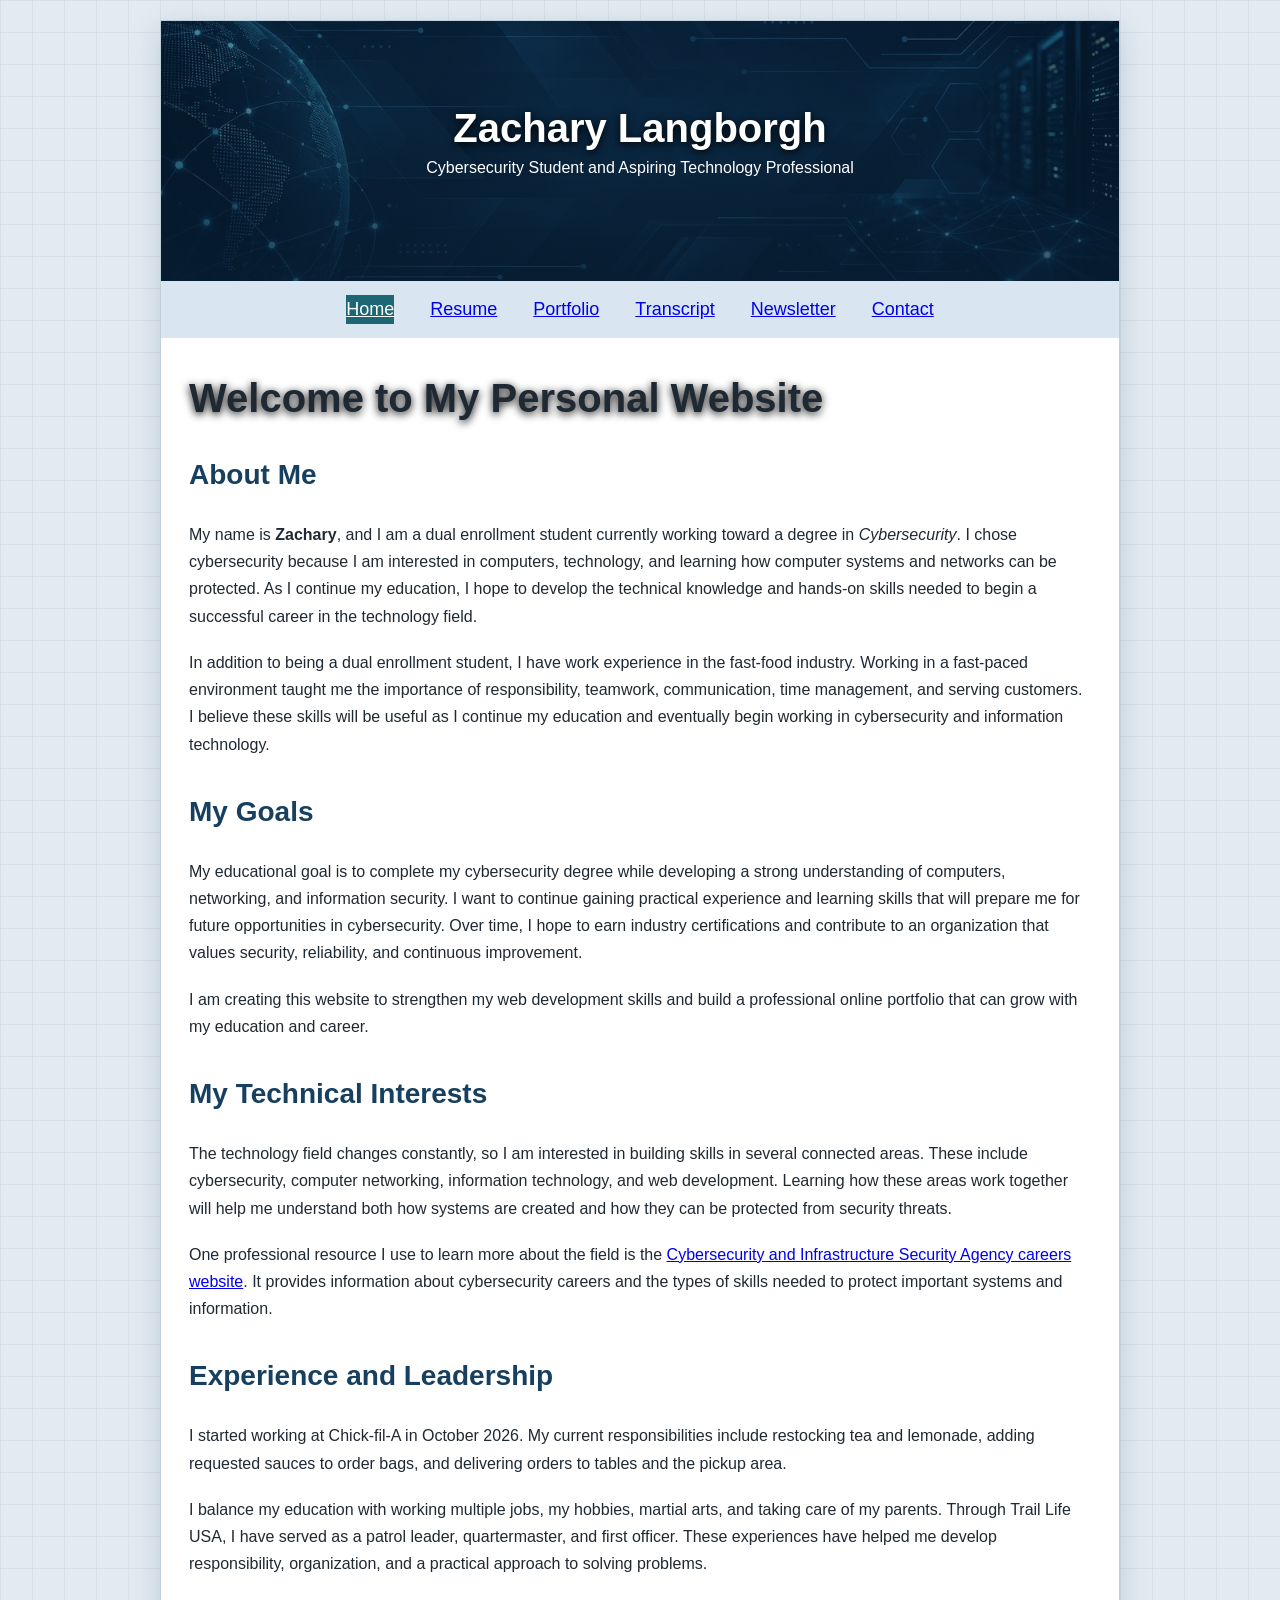
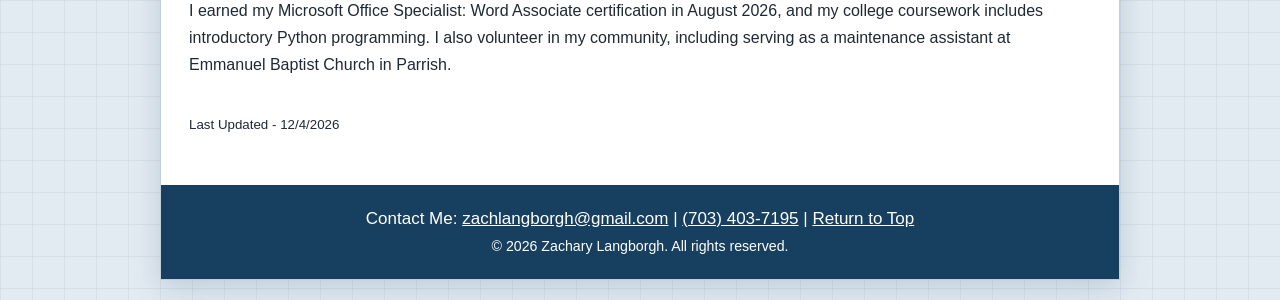
<file: index.html>
<!doctype html>
<html lang="en">
<head>
<meta charset="utf-8">
<meta name="viewport" content="width=device-width, initial-scale=1.0">
<meta name="author" content="Zachary Langborgh">
<meta name="description" content="Explore Zachary Langborgh’s cybersecurity education, work experience, leadership, and career goals.">
<title>Home | Zachary Langborgh</title>
<link href="zachary-portfolio.css" rel="stylesheet" type="text/css">
</head>
<body id="top">
<div id="wrapper">
<header><p class="site-name">Zachary Langborgh</p><p>Cybersecurity Student and Aspiring Technology Professional</p></header>
<nav aria-label="Main navigation">
<ul>
<li><a href="index.html" class="selected" aria-current="page">Home</a></li>
<li><a href="resume.html">Resume</a></li>
<li><a href="portfolio.htm">Portfolio</a></li>
<li><a href="transcript.htm">Transcript</a></li>
<li><a href="newsletter.htm">Newsletter</a></li>
<li><a href="contact.htm">Contact</a></li>
</ul>
</nav>
<main>
<h1>Welcome to My Personal Website</h1>

        <section>
            <h2 id="about">About Me</h2>

            <p>
                My name is <b>Zachary</b>, and I am a dual enrollment student currently working toward a degree in
                <i>Cybersecurity</i>. I chose cybersecurity because I am interested in computers, technology, and
                learning how computer systems and networks can be protected. As I continue my education, I hope to
                develop the technical knowledge and hands-on skills needed to begin a successful career in the
                technology field.
            </p>

            <p>
                In addition to being a dual enrollment student, I have work experience in the fast-food industry.
                Working in a fast-paced environment taught me the importance of responsibility, teamwork,
                communication, time management, and serving customers. I believe these skills will be useful
                as I continue my education and eventually begin working in cybersecurity and information technology.
            </p>
        </section>

        <section>
            <h2 id="goals">My Goals</h2>

            <p>
                My educational goal is to complete my cybersecurity degree while developing a strong understanding
                of computers, networking, and information security. I want to continue gaining practical experience
                and learning skills that will prepare me for future opportunities in cybersecurity. Over time, I hope
                to earn industry certifications and contribute to an organization that values security, reliability,
                and continuous improvement.
            </p>

            <p>
                I am creating this website to strengthen my web development skills and build a
                <span>professional online portfolio</span> that can grow with my education and career.
            </p>
        </section>

        <section>
            <h2 id="interests">My Technical Interests</h2>

            <p>
                The technology field changes constantly, so I am interested in building skills in several connected
                areas. These include cybersecurity, computer networking, information technology, and web development.
                Learning how these areas work together will help me understand both how systems are created and how
                they can be protected from security threats.
            </p>

            <p>
                One professional resource I use to learn more about the field is the
                <a href="https://www.cisa.gov/careers" target="_blank" rel="noopener noreferrer">Cybersecurity and Infrastructure Security Agency careers website</a>.
                It provides information about cybersecurity careers and the types of skills needed to protect important
                systems and information.
            </p>
        </section>
        <section aria-labelledby="experience">
            <h2 id="experience">Experience and Leadership</h2>
            <p>I started working at Chick-fil-A in October 2026. My current responsibilities include restocking tea and lemonade, adding requested sauces to order bags, and delivering orders to tables and the pickup area.</p>
            <p>I balance my education with working multiple jobs, my hobbies, martial arts, and taking care of my parents. Through Trail Life USA, I have served as a patrol leader, quartermaster, and first officer. These experiences have helped me develop responsibility, organization, and a practical approach to solving problems.</p>
            <p>I earned my Microsoft Office Specialist: Word Associate certification in August 2026, and my college coursework includes introductory Python programming. I also volunteer in my community, including serving as a maintenance assistant at Emmanuel Baptist Church in Parrish.</p>
        </section>
    
<p><small><script src="scripts/last-update.js"></script></small></p>
</main>
<footer>Contact Me: <a href="mailto:zachlangborgh@gmail.com">zachlangborgh@gmail.com</a> | <a href="tel:+17034037195">(703) 403-7195</a> | <a href="#top">Return to Top</a><br><small><span class="special-character">&copy;</span> 2026 Zachary Langborgh. All rights reserved.</small></footer>
</div><!-- close wrapper -->
</body>
</html>
</file>
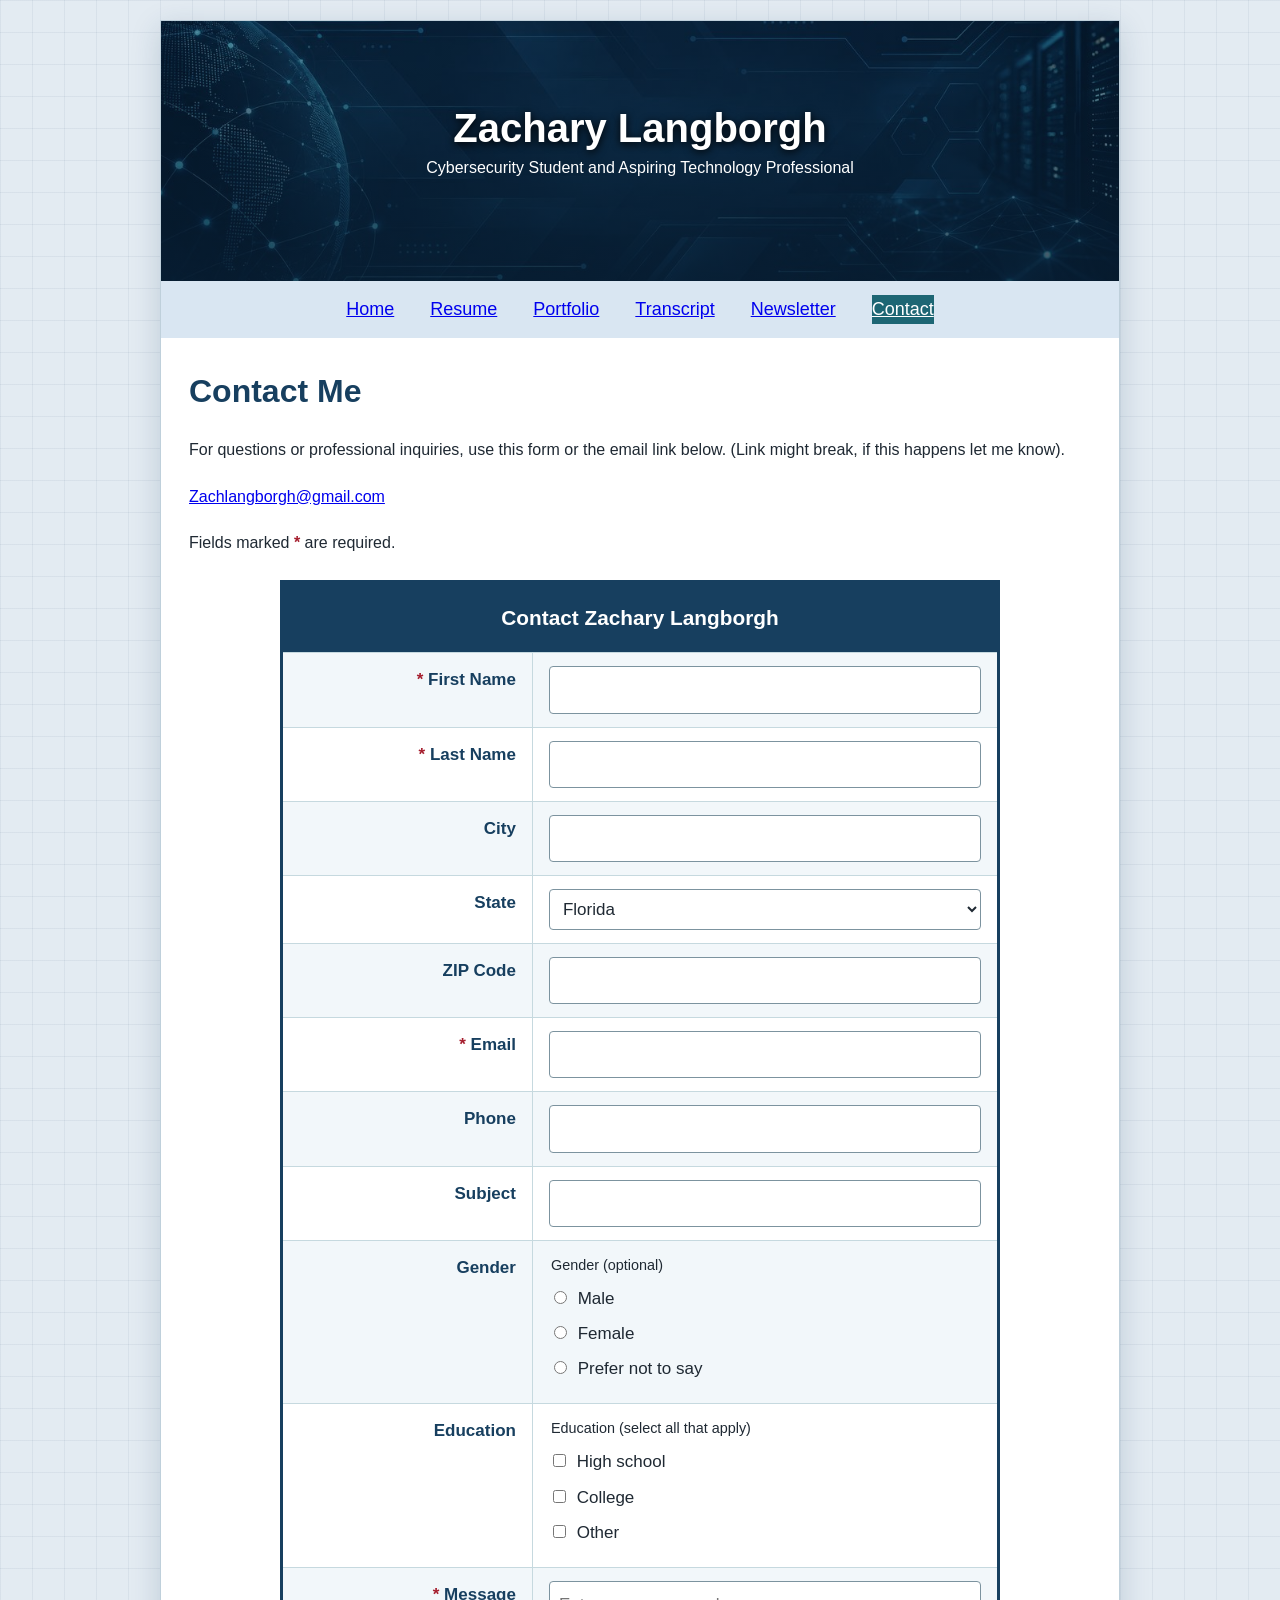
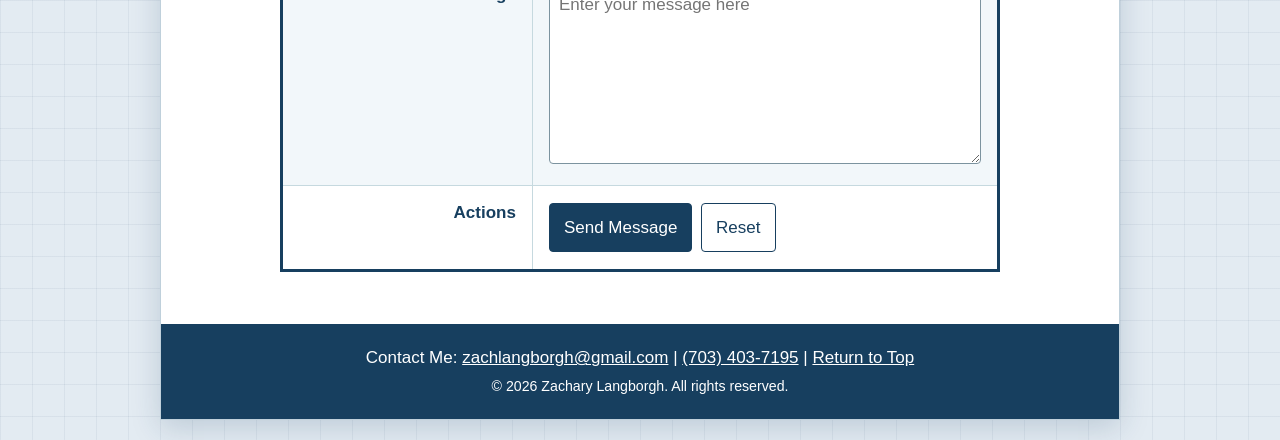
<file: contact.htm>
<!DOCTYPE html>
<html lang="en">
<head>
<meta charset="utf-8">
<meta name="viewport" content="width=device-width, initial-scale=1.0">
<meta name="author" content="Zachary Langborgh">
<meta name="description" content="Contact Zachary Langborgh about his student portfolio, technology interests, and professional opportunities.">
<title>Contact | Zachary Langborgh</title>
<link rel="icon" href="favicon.ico" type="image/x-icon">
<link href="zachary-portfolio.css" rel="stylesheet" type="text/css">
</head>
<body id="top">
<div id="wrapper">
<header><p class="site-name">Zachary Langborgh</p><p>Cybersecurity Student and Aspiring Technology Professional</p></header>
<nav aria-label="Main navigation">
<ul>
<li><a href="index.html">Home</a></li>
<li><a href="resume.html">Resume</a></li>
<li><a href="portfolio.htm">Portfolio</a></li>
<li><a href="transcript.htm">Transcript</a></li>
<li><a href="newsletter.htm">Newsletter</a></li>
<li><a href="contact.htm" class="selected" aria-current="page">Contact</a></li>
</ul>
</nav>
<main>
<h1 class="page-title">Contact Me</h1>
<p>For questions or professional inquiries, use this form or the email link below. (Link might break, if this happens let me know).</p>
<p><a href="mailto:zachlangborgh@gmail.com">Zachlangborgh@gmail.com</a></p>
<p>Fields marked <span class="required">*</span> are required.</p>
<form name="contactForm" id="contactForm" action="https://formsubmit.co/zachlangborgh@gmail.com" method="post" enctype="application/x-www-form-urlencoded">
<input type="hidden" name="_subject" value="Zachary Portfolio Contact Submission">
<input type="hidden" name="_next" value="https://zachlangborgh-png.github.io/zachary-portfolio/contactSent.htm">
<input type="hidden" name="_template" value="table">
<table class="contact-table">
<tr><th colspan="2">Contact Zachary Langborgh</th></tr>
<tr><td class="field-label"><label for="FirstName"><span class="required">* </span>First Name</label></td><td><input type="text" name="FirstName" id="FirstName" required autocomplete="given-name" maxlength="80"></td></tr>
<tr><td class="field-label"><label for="LastName"><span class="required">* </span>Last Name</label></td><td><input type="text" name="LastName" id="LastName" required autocomplete="family-name" maxlength="80"></td></tr>
<tr><td class="field-label"><label for="City">City</label></td><td><input type="text" name="City" id="City" autocomplete="address-level2" maxlength="100"></td></tr>
<tr><td class="field-label"><label for="State">State</label></td><td><select name="State" id="State" autocomplete="address-level1"><option value="AL">Alabama</option>
<option value="AK">Alaska</option>
<option value="AZ">Arizona</option>
<option value="AR">Arkansas</option>
<option value="CA">California</option>
<option value="CO">Colorado</option>
<option value="CT">Connecticut</option>
<option value="DE">Delaware</option>
<option value="DC">District of Columbia</option>
<option value="FL" selected>Florida</option>
<option value="GA">Georgia</option>
<option value="HI">Hawaii</option>
<option value="ID">Idaho</option>
<option value="IL">Illinois</option>
<option value="IN">Indiana</option>
<option value="IA">Iowa</option>
<option value="KS">Kansas</option>
<option value="KY">Kentucky</option>
<option value="LA">Louisiana</option>
<option value="ME">Maine</option>
<option value="MD">Maryland</option>
<option value="MA">Massachusetts</option>
<option value="MI">Michigan</option>
<option value="MN">Minnesota</option>
<option value="MS">Mississippi</option>
<option value="MO">Missouri</option>
<option value="MT">Montana</option>
<option value="NE">Nebraska</option>
<option value="NV">Nevada</option>
<option value="NH">New Hampshire</option>
<option value="NJ">New Jersey</option>
<option value="NM">New Mexico</option>
<option value="NY">New York</option>
<option value="NC">North Carolina</option>
<option value="ND">North Dakota</option>
<option value="OH">Ohio</option>
<option value="OK">Oklahoma</option>
<option value="OR">Oregon</option>
<option value="PA">Pennsylvania</option>
<option value="RI">Rhode Island</option>
<option value="SC">South Carolina</option>
<option value="SD">South Dakota</option>
<option value="TN">Tennessee</option>
<option value="TX">Texas</option>
<option value="UT">Utah</option>
<option value="UT">U.S. Territories</option>
<option value="VT">Vermont</option>
<option value="VA">Virginia</option>
<option value="WA">Washington</option>
<option value="WV">West Virginia</option>
<option value="WI">Wisconsin</option>
<option value="WY">Wyoming</option></select></td></tr>
<tr><td class="field-label"><label for="Zip">ZIP Code</label></td><td><input type="text" name="Zip" id="Zip" autocomplete="postal-code" inputmode="numeric" pattern="[0-9]{5}" title="Enter a five-digit ZIP code" maxlength="5"></td></tr>
<tr><td class="field-label"><label for="email"><span class="required">* </span>Email</label></td><td><input type="email" name="email" id="email" required autocomplete="email" maxlength="254"></td></tr>
<tr><td class="field-label"><label for="Telephone">Phone</label></td><td><input type="tel" name="Telephone" id="Telephone" autocomplete="tel" maxlength="40"></td></tr>
<tr><td class="field-label"><label for="Subject">Subject</label></td><td><input type="text" name="Subject" id="Subject" maxlength="150"></td></tr>
<tr><td class="field-label">Gender</td><td><fieldset class="contact-options"><legend>Gender (optional)</legend><label><input type="radio" name="Gender" id="GenderMale" value="Male"> Male</label><label><input type="radio" name="Gender" id="GenderFemale" value="Female"> Female</label><label><input type="radio" name="Gender" id="GenderNotSpecified" value="Prefer not to say"> Prefer not to say</label></fieldset></td></tr>
<tr><td class="field-label">Education</td><td><fieldset class="contact-options"><legend>Education (select all that apply)</legend><label><input type="checkbox" name="EducationHighSchool" id="EducationHighSchool" value="High school"> High school</label><label><input type="checkbox" name="EducationCollege" id="EducationCollege" value="College"> College</label><label><input type="checkbox" name="EducationOther" id="EducationOther" value="Other"> Other</label></fieldset></td></tr>
<tr><td class="field-label"><label for="Comments"><span class="required">* </span>Message</label></td><td><textarea name="Comments" id="Comments" rows="6" cols="40" maxlength="5000" placeholder="Enter your message here" required></textarea></td></tr>
<tr><td class="field-label">Actions</td><td><button type="submit">Send Message</button> <button type="reset">Reset</button></td></tr>
</table>
</form>

</main>
<footer>Contact Me: <a href="mailto:zachlangborgh@gmail.com">zachlangborgh@gmail.com</a> | <a href="tel:+17034037195">(703) 403-7195</a> | <a href="#top">Return to Top</a><br><small><span class="special-character">&copy;</span> 2026 Zachary Langborgh. All rights reserved.</small></footer>
</div><!-- close wrapper -->
</body>
</html>
</file>
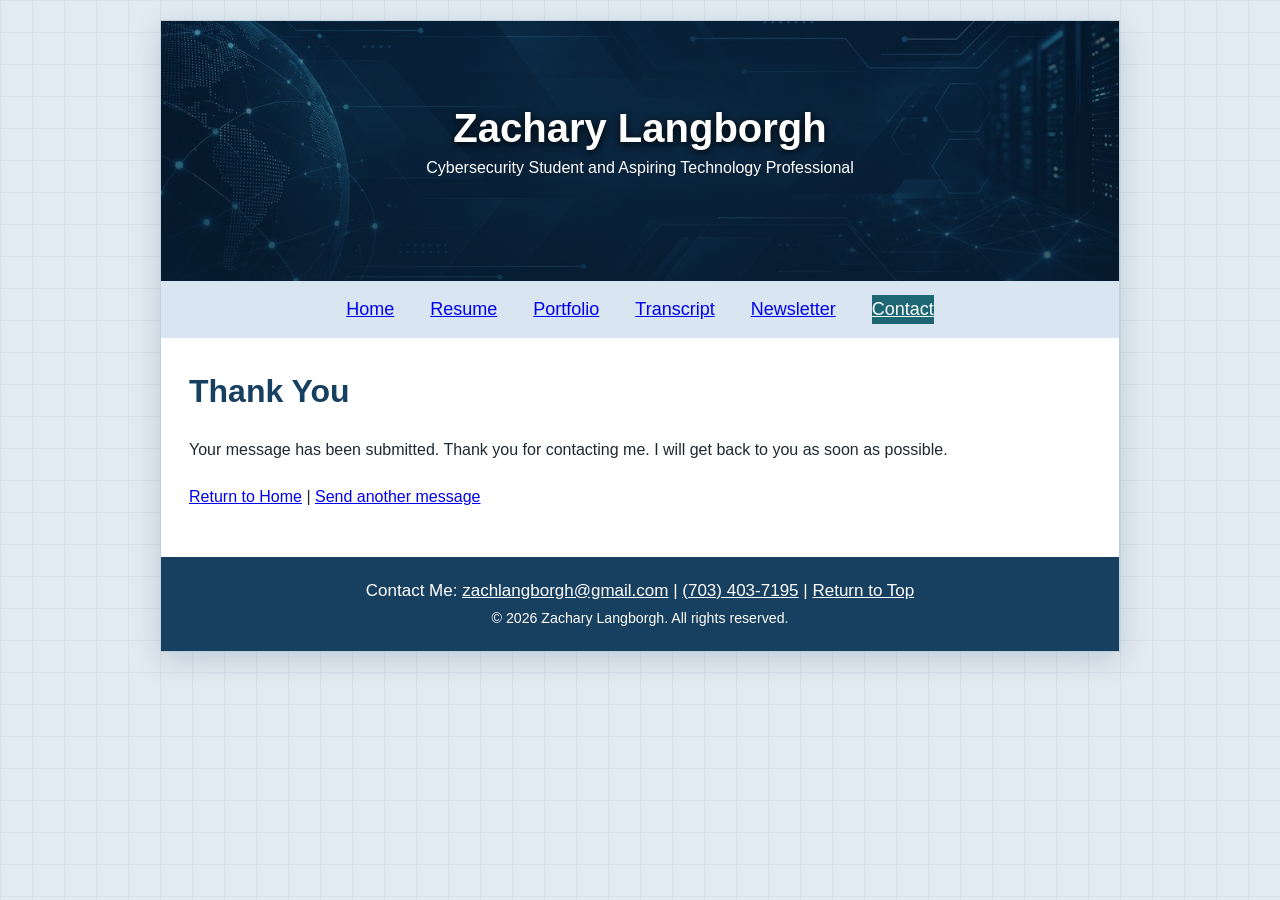
<file: contactSent.htm>
<!DOCTYPE html>
<html lang="en">
<head>
<meta charset="utf-8">
<meta name="viewport" content="width=device-width, initial-scale=1.0">
<meta name="author" content="Zachary Langborgh">
<meta name="description" content="Confirmation that your message to Zachary Langborgh has been submitted.">
<title>Message Sent | Zachary Langborgh</title>
<link rel="icon" href="favicon.ico" type="image/x-icon">
<link href="zachary-portfolio.css" rel="stylesheet" type="text/css">
</head>
<body id="top">
<div id="wrapper">
<header><p class="site-name">Zachary Langborgh</p><p>Cybersecurity Student and Aspiring Technology Professional</p></header>
<nav aria-label="Main navigation">
<ul>
<li><a href="index.html">Home</a></li>
<li><a href="resume.html">Resume</a></li>
<li><a href="portfolio.htm">Portfolio</a></li>
<li><a href="transcript.htm">Transcript</a></li>
<li><a href="newsletter.htm">Newsletter</a></li>
<li><a href="contact.htm" class="selected" aria-current="page">Contact</a></li>
</ul>
</nav>
<main>
<h1 class="page-title">Thank You</h1>
<p>Your message has been submitted. Thank you for contacting me. I will get back to you as soon as possible.</p>
<p><a href="index.html">Return to Home</a> | <a href="contact.htm">Send another message</a></p>
</main>
<footer>Contact Me: <a href="mailto:zachlangborgh@gmail.com">zachlangborgh@gmail.com</a> | <a href="tel:+17034037195">(703) 403-7195</a> | <a href="#top">Return to Top</a><br><small><span class="special-character">&copy;</span> 2026 Zachary Langborgh. All rights reserved.</small></footer>
</div><!-- close wrapper -->
</body>
</html>
</file>
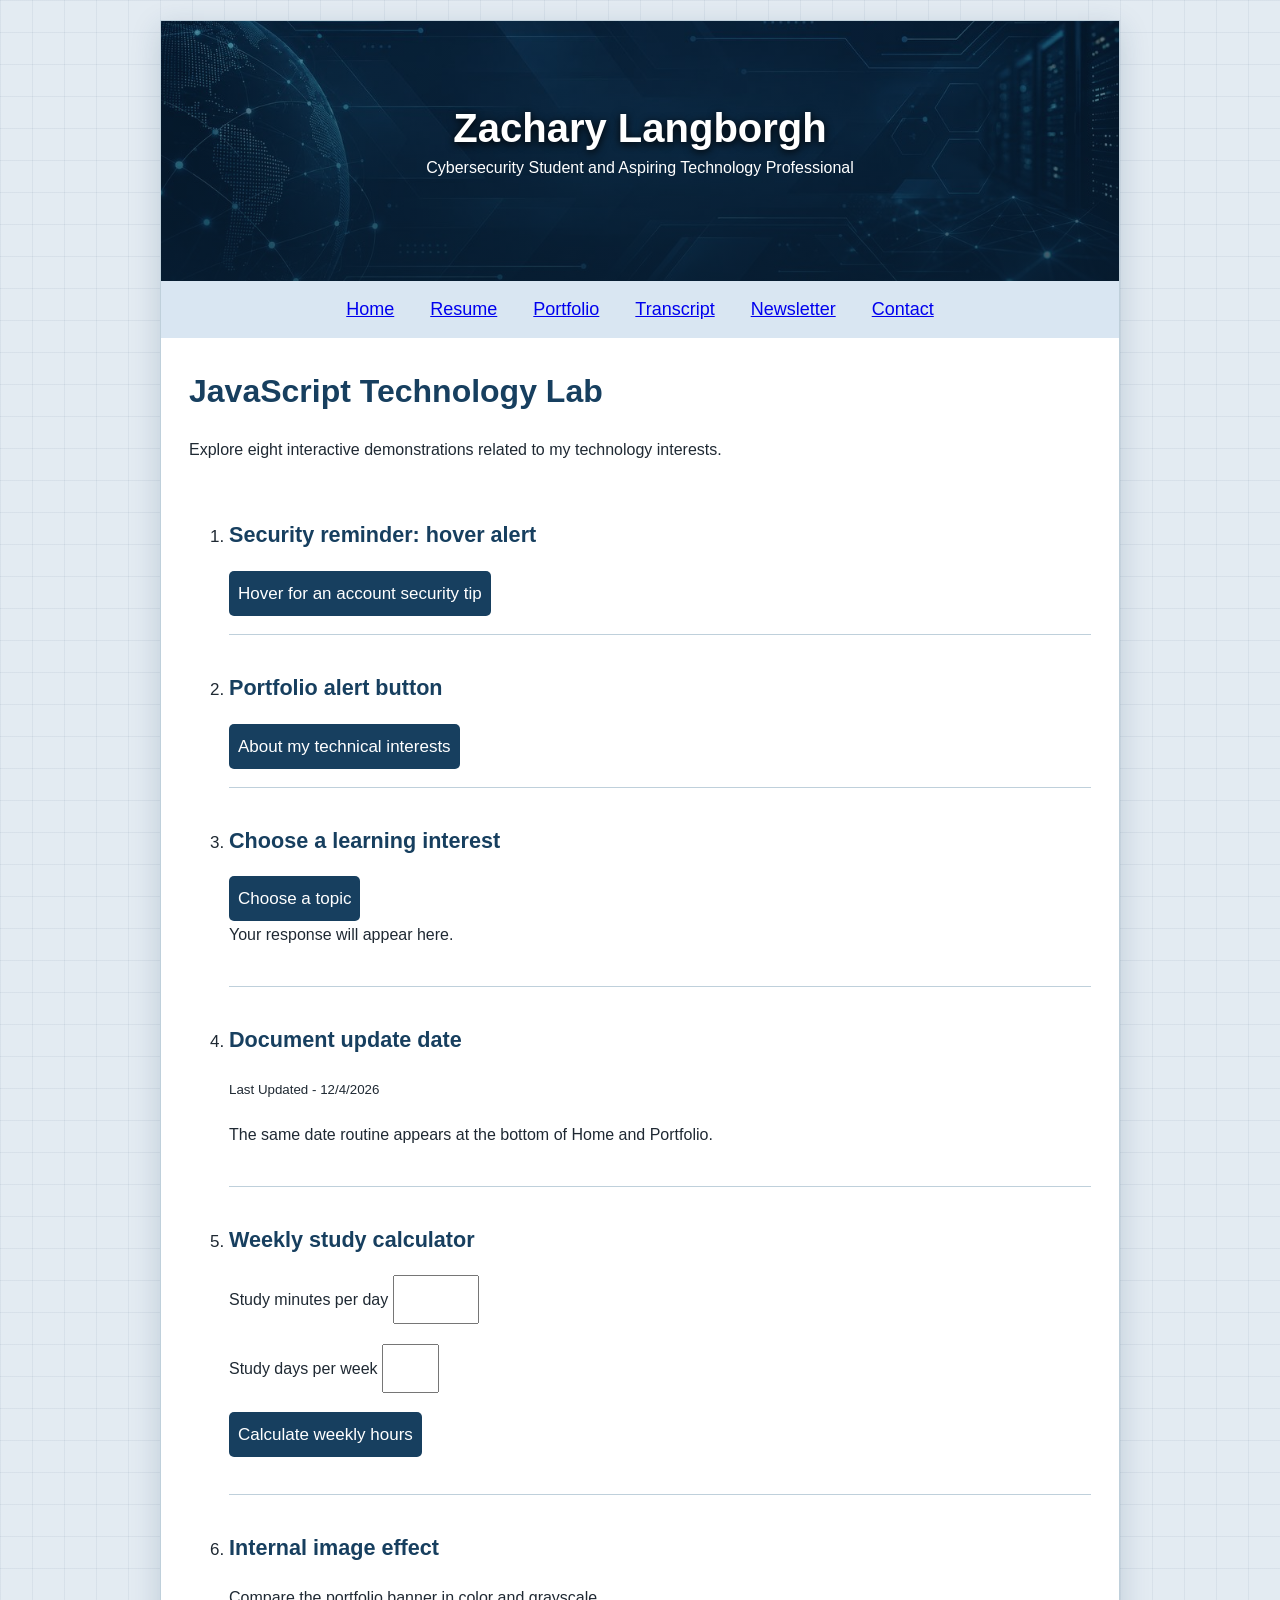
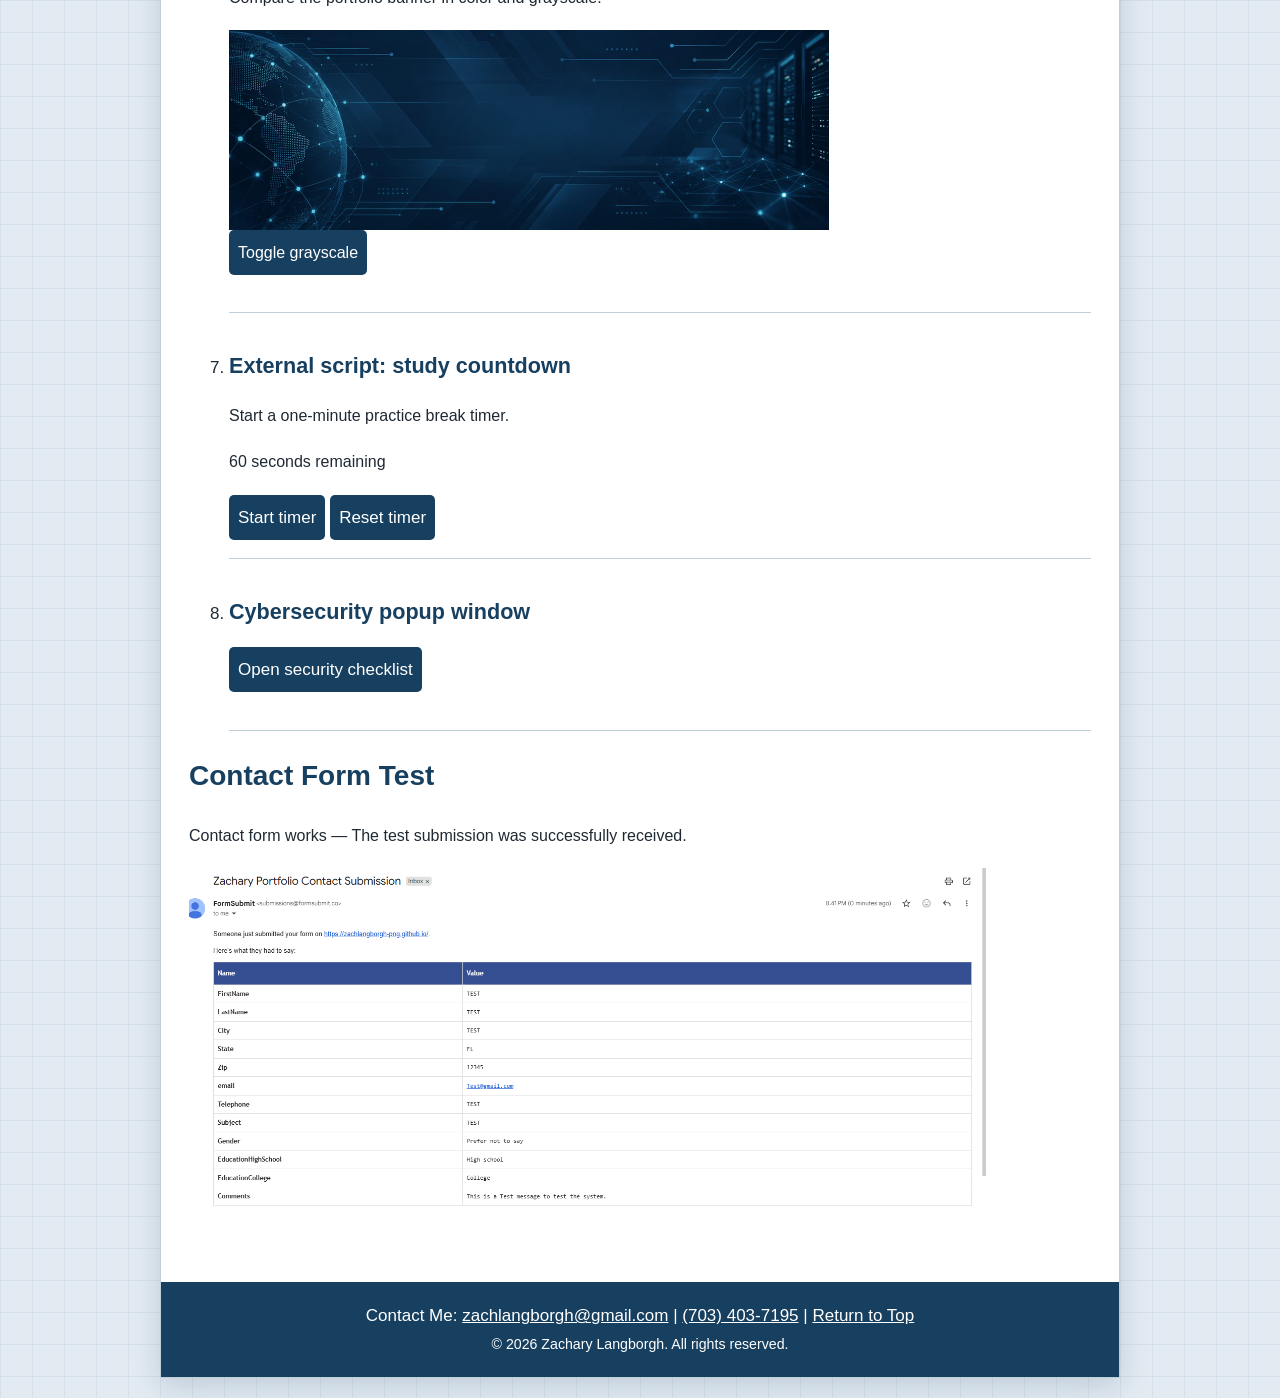
<file: js.htm>
<!doctype html>
<html lang="en">
<head>
<meta charset="utf-8">
<meta name="viewport" content="width=device-width, initial-scale=1.0">
<meta name="author" content="Zachary Langborgh">
<meta name="description" content="Eight interactive JavaScript demonstrations exploring technology, security, and study planning.">
<title>JavaScript Lab | Zachary Langborgh</title>
<link href="zachary-portfolio.css" rel="stylesheet" type="text/css">
<link href="javascript-lab.css" rel="stylesheet">
</head>
<body id="top">
<div id="wrapper">
<header><p class="site-name">Zachary Langborgh</p><p>Cybersecurity Student and Aspiring Technology Professional</p></header>
<nav aria-label="Main navigation">
<ul>
<li><a href="index.html">Home</a></li>
<li><a href="resume.html">Resume</a></li>
<li><a href="portfolio.htm">Portfolio</a></li>
<li><a href="transcript.htm">Transcript</a></li>
<li><a href="newsletter.htm">Newsletter</a></li>
<li><a href="contact.htm">Contact</a></li>
</ul>
</nav>
<main><h1 class="page-title">JavaScript Technology Lab</h1><p>Explore eight interactive demonstrations related to my technology interests.</p><ol class="js-demos">
<li><h2>Security reminder: hover alert</h2><button type="button" onmouseover="alert('Protect your accounts: use unique passwords and enable multifactor authentication.');" onclick="alert('Protect your accounts: use unique passwords and enable multifactor authentication.');">Hover for an account security tip</button></li>
<li><h2>Portfolio alert button</h2><button type="button" onclick="alert('My portfolio connects my interests in cybersecurity, networking, Python, and web development.');">About my technical interests</button></li>
<li><h2>Choose a learning interest</h2><button type="button" onclick="askInterest()">Choose a topic</button><p id="interestAnswer" aria-live="polite">Your response will appear here.</p></li>
<li><h2>Document update date</h2><p><small><script src="scripts/last-update.js"></script></small></p><p>The same date routine appears at the bottom of Home and Portfolio.</p></li>
<li><h2>Weekly study calculator</h2><form id="studyForm"><p><label>Study minutes per day <input id="minutes" type="number" min="1" max="1440" required></label></p><p><label>Study days per week <input id="days" type="number" min="1" max="7" step="1" required></label></p><button type="submit">Calculate weekly hours</button><p id="studyResult" aria-live="polite"></p></form></li>
<li><h2>Internal image effect</h2><p>Compare the portfolio banner in color and grayscale.</p><img id="effectImage" src="images/cybersecurity-banner.jpg" alt="Cybersecurity portfolio banner" width="600"><p><button type="button" onclick="toggleImageEffect()">Toggle grayscale</button></p></li>
<li><h2>External script: study countdown</h2><p>Start a one-minute practice break timer.</p><p id="timerOutput" role="timer">60 seconds remaining</p><button id="startTimer" type="button">Start timer</button> <button id="resetTimer" type="button">Reset timer</button></li>
<li><h2>Cybersecurity popup window</h2><button type="button" onclick="openSecurityWindow()">Open security checklist</button><p id="popupStatus" aria-live="polite"></p></li>
</ol>
<section>
  <h2>Contact Form Test</h2>
  <p>Contact form works — The test submission was successfully received.</p>
  <img src="images/contact-form-test.png"
       alt="Email confirming a successful contact form test submission"
       width="797">
</section>
</main>
<footer>Contact Me: <a href="mailto:zachlangborgh@gmail.com">zachlangborgh@gmail.com</a> | <a href="tel:+17034037195">(703) 403-7195</a> | <a href="#top">Return to Top</a><br><small><span class="special-character">&copy;</span> 2026 Zachary Langborgh. All rights reserved.</small></footer>
</div><!-- close wrapper -->

<script>
function askInterest() {
 const answer = prompt('Which topic interests you most: cybersecurity, networking, or Python?');
 document.getElementById('interestAnswer').textContent = answer && answer.trim() ? 'Your learning interest: ' + answer.trim() + '. Explore my portfolio for my developing technical skills.' : 'No topic selected. You can try again anytime.';
}
document.getElementById('studyForm').addEventListener('submit', function(event) {
 event.preventDefault();
 const minutes = Number(document.getElementById('minutes').value);
 const days = Number(document.getElementById('days').value);
 document.getElementById('studyResult').textContent = 'Your weekly study plan totals ' + (minutes * days / 60).toFixed(2) + ' hours.';
});
// Adapted from https://www.w3schools.com/jsref/prop_style_filter.asp
// Applies or removes grayscale on the existing cybersecurity banner.
function toggleImageEffect() {
 const picture = document.getElementById('effectImage');
 picture.style.filter = picture.style.filter === 'grayscale(100%)' ? 'none' : 'grayscale(100%)';
}
function openSecurityWindow() {
 const popup = window.open('security-checklist.htm', 'securityChecklist', 'popup=yes,width=560,height=480,left=160,top=100,resizable=yes,scrollbars=yes');
 document.getElementById('popupStatus').textContent = popup ? 'The security checklist opened in a separate window.' : 'Your browser blocked the popup. Allow popups for this site and try again.';
 if (popup) popup.focus();
}
</script>
<script src="scripts/study-timer.js"></script>
</body>
</html>
</file>
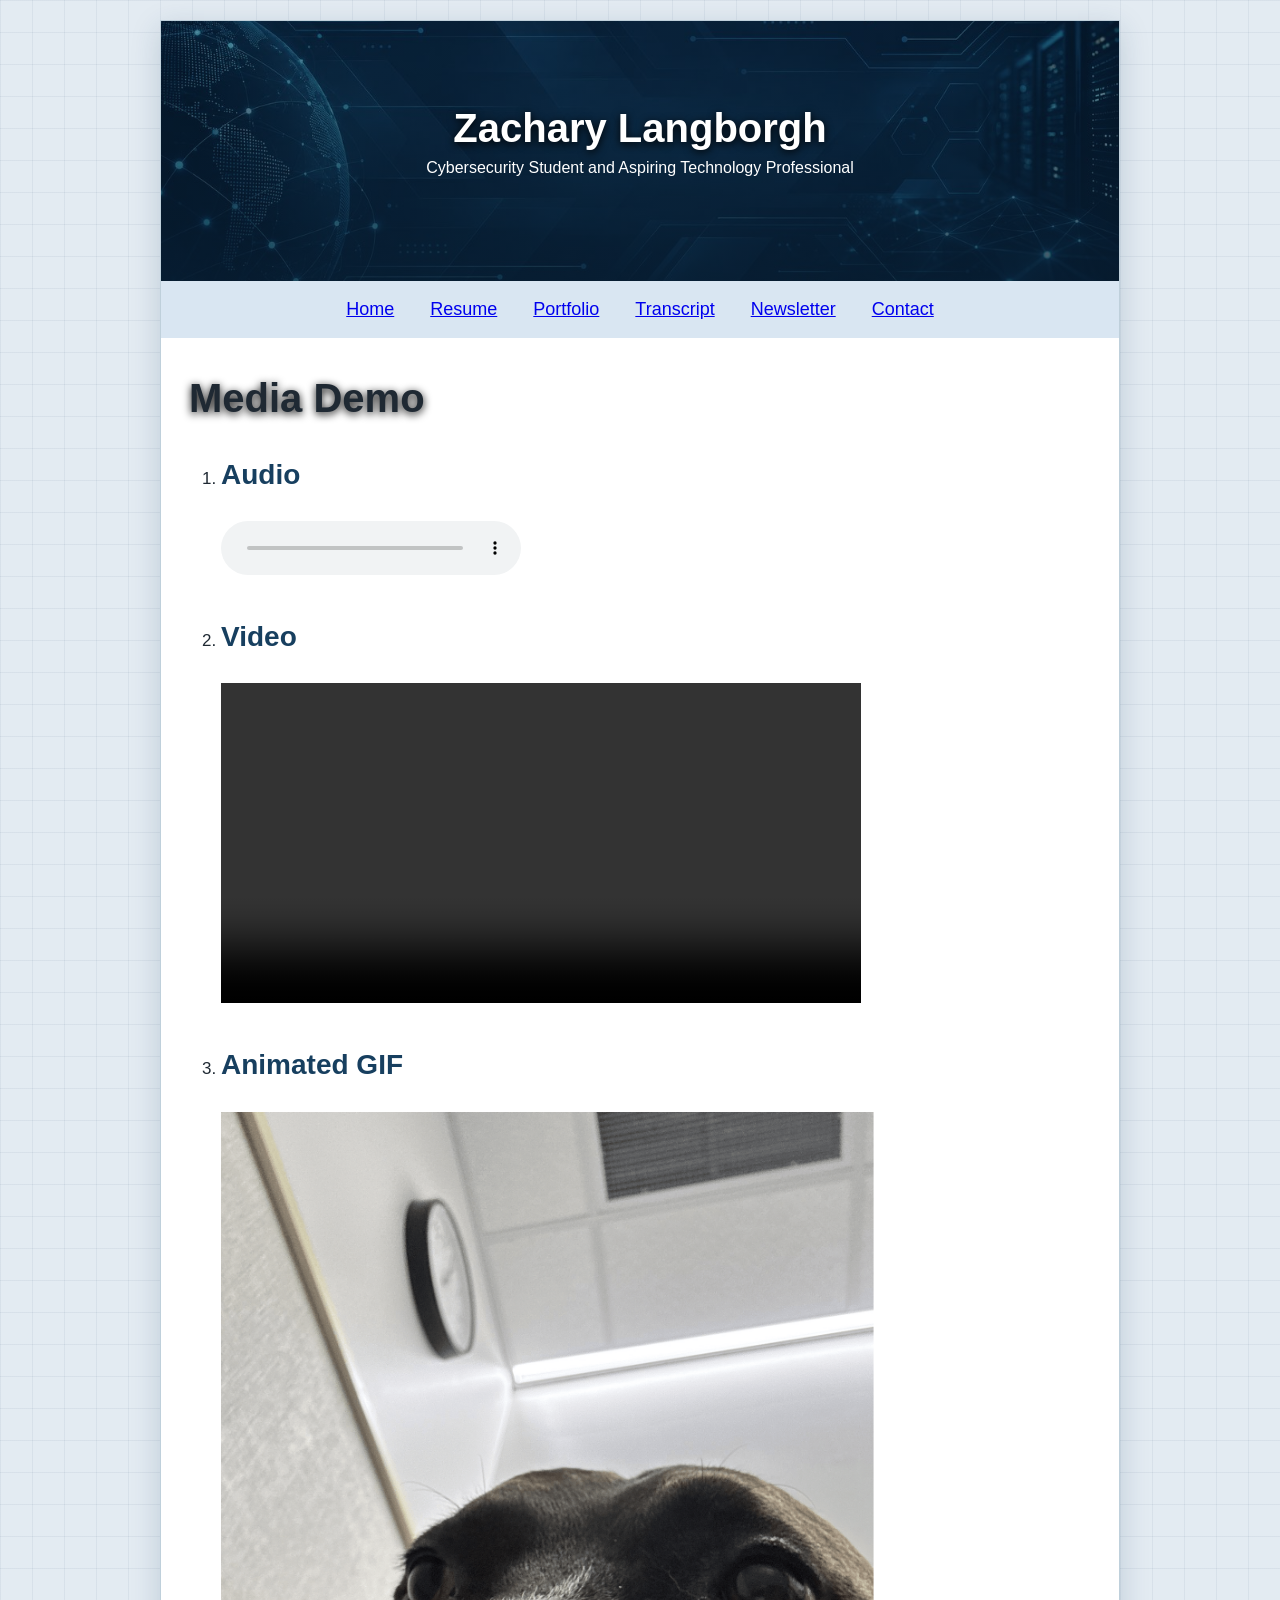
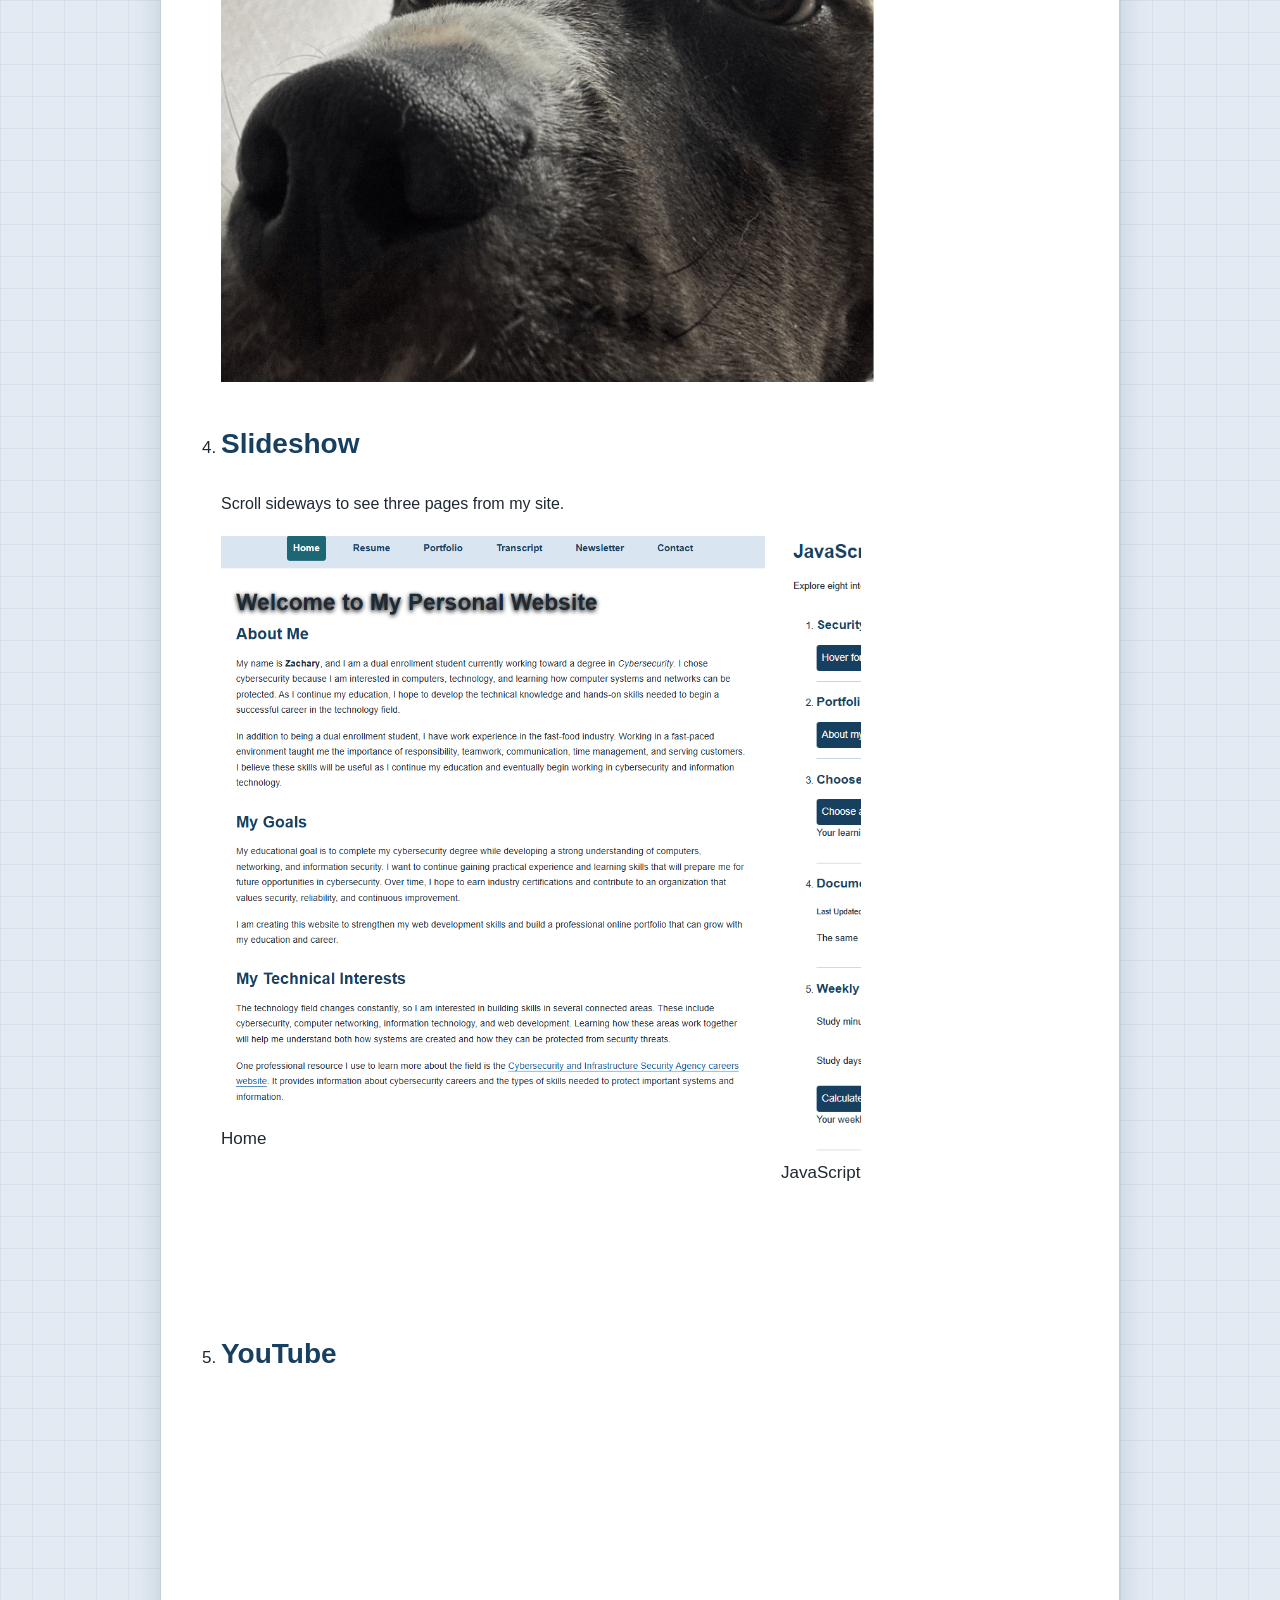
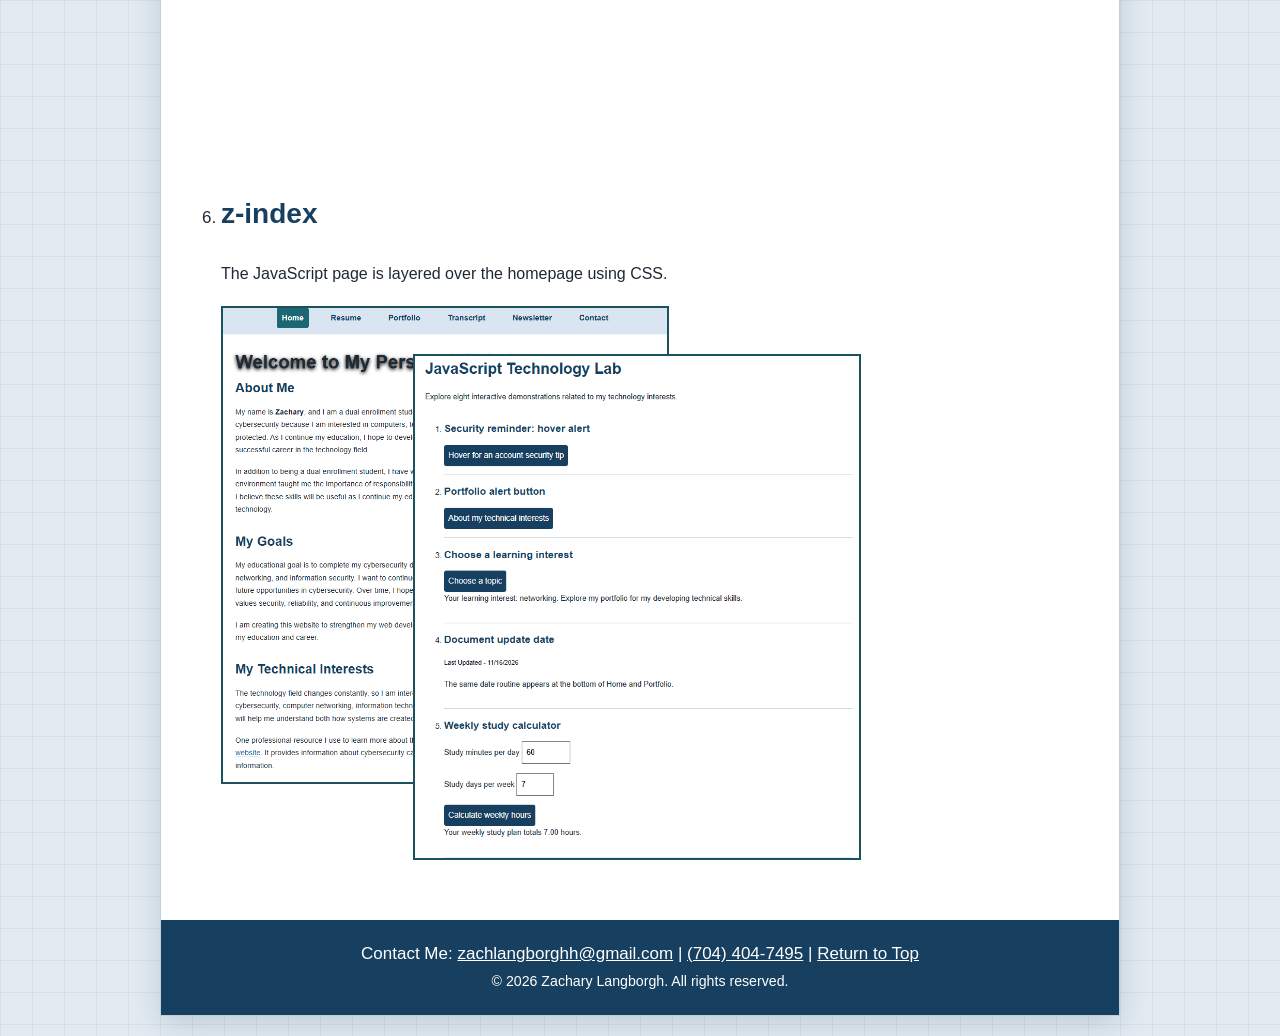
<file: media.htm>
<!doctype html>
<html lang="en">
<head>
  <meta charset="utf-8">
  <meta name="viewport" content="width=device-width, initial-scale=1.0">
  <meta name="author" content="Zachary Langborgh">
  <meta name="description" content="Audio, video, animation, and interactive media from Zachary Langborgh's web development portfolio.">
  <title>Media Demo | Zachary Langborgh</title>
  <link href="zachary-portfolio.css" rel="stylesheet">
</head>
<body id="top">
  <div id="wrapper">
    <header>
      <p class="site-name">Zachary Langborgh</p>
      <p>Cybersecurity Student and Aspiring Technology Professional</p>
    </header>

    <nav aria-label="Main navigation">
      <ul>
        <li><a href="index.html">Home</a></li>
        <li><a href="resume.html">Resume</a></li>
        <li><a href="portfolio.htm">Portfolio</a></li>
        <li><a href="transcript.htm">Transcript</a></li>
        <li><a href="newsletter.htm">Newsletter</a></li>
        <li><a href="contact.htm">Contact</a></li>
      </ul>
    </nav>

    <main>
      <h1>Media Demo</h1>

      <ol class="media-demos">
        <li>
          <h2>Audio</h2>
          <audio controls preload="metadata">
            <source src="media/welcome.m4a" type="audio/mp4">
            <a href="media/welcome.m4a">Download my audio welcome</a>
          </audio>
        </li>

        <li>
          <h2>Video</h2>
          <video controls playsinline preload="metadata" width="640">
            <source src="media/portfolio-tour.mp4" type="video/mp4">
            <a href="media/portfolio-tour.mp4">Download my portfolio tour</a>
          </video>
        </li>

        <li>
          <h2>Animated GIF</h2>
          <img src="media/workspace.gif"
               alt="Zachary's dogs">
        </li>

        <li>
          <h2>Slideshow</h2>
          <p id="slideshow-help">Scroll sideways to see three pages from my site.</p>
          <div class="media-slideshow" tabindex="0" role="region"
               aria-label="Portfolio screenshots" aria-describedby="slideshow-help">
            <figure>
              <img src="media/Home.png" alt="Zachary's portfolio homepage">
              <figcaption>Home</figcaption>
            </figure>
            <figure>
              <img src="media/JavaScript%20Lab.png" alt="JavaScript assignment page">
              <figcaption>JavaScript demos</figcaption>
            </figure>
            <figure>
              <img src="media/Contact.png" alt="Portfolio contact page">
              <figcaption>Contact</figcaption>
            </figure>
          </div>
        </li>

        <li>
          <h2>YouTube</h2>
          <iframe
  class="youtube-video"
  width="560"
  height="315"
  src="https://www.youtube.com/embed/X-O1-l0gP5Q"
  title="YouTube video"
  allow="accelerometer; autoplay; clipboard-write; encrypted-media; gyroscope; picture-in-picture; web-share"
  allowfullscreen>
</iframe>
        </li>

        <li>
          <h2>z-index</h2>
          <p>The JavaScript page is layered over the homepage using CSS.</p>
          <div class="media-stack">
            <img class="media-stack-back" src="media/Home.png"
                 alt="Homepage screenshot in the back">
            <img class="media-stack-front" src="media/JavaScript%20Lab.png"
                 alt="JavaScript page screenshot layered in front">
          </div>
        </li>
      </ol>
    </main>

    <footer>
      Contact Me: <a href="mailto:zachlangborg@gmail.com">zachlangborghh@gmail.com</a> |
      <a href="tel:+17034037195">(704) 404-7495</a> |
      <a href="#top">Return to Top</a><br>
      <small><span class="special-character">&copy;</span> 2026 Zachary Langborgh. All rights reserved.</small>
    </footer>
  </div>
</body>
</html>
</file>
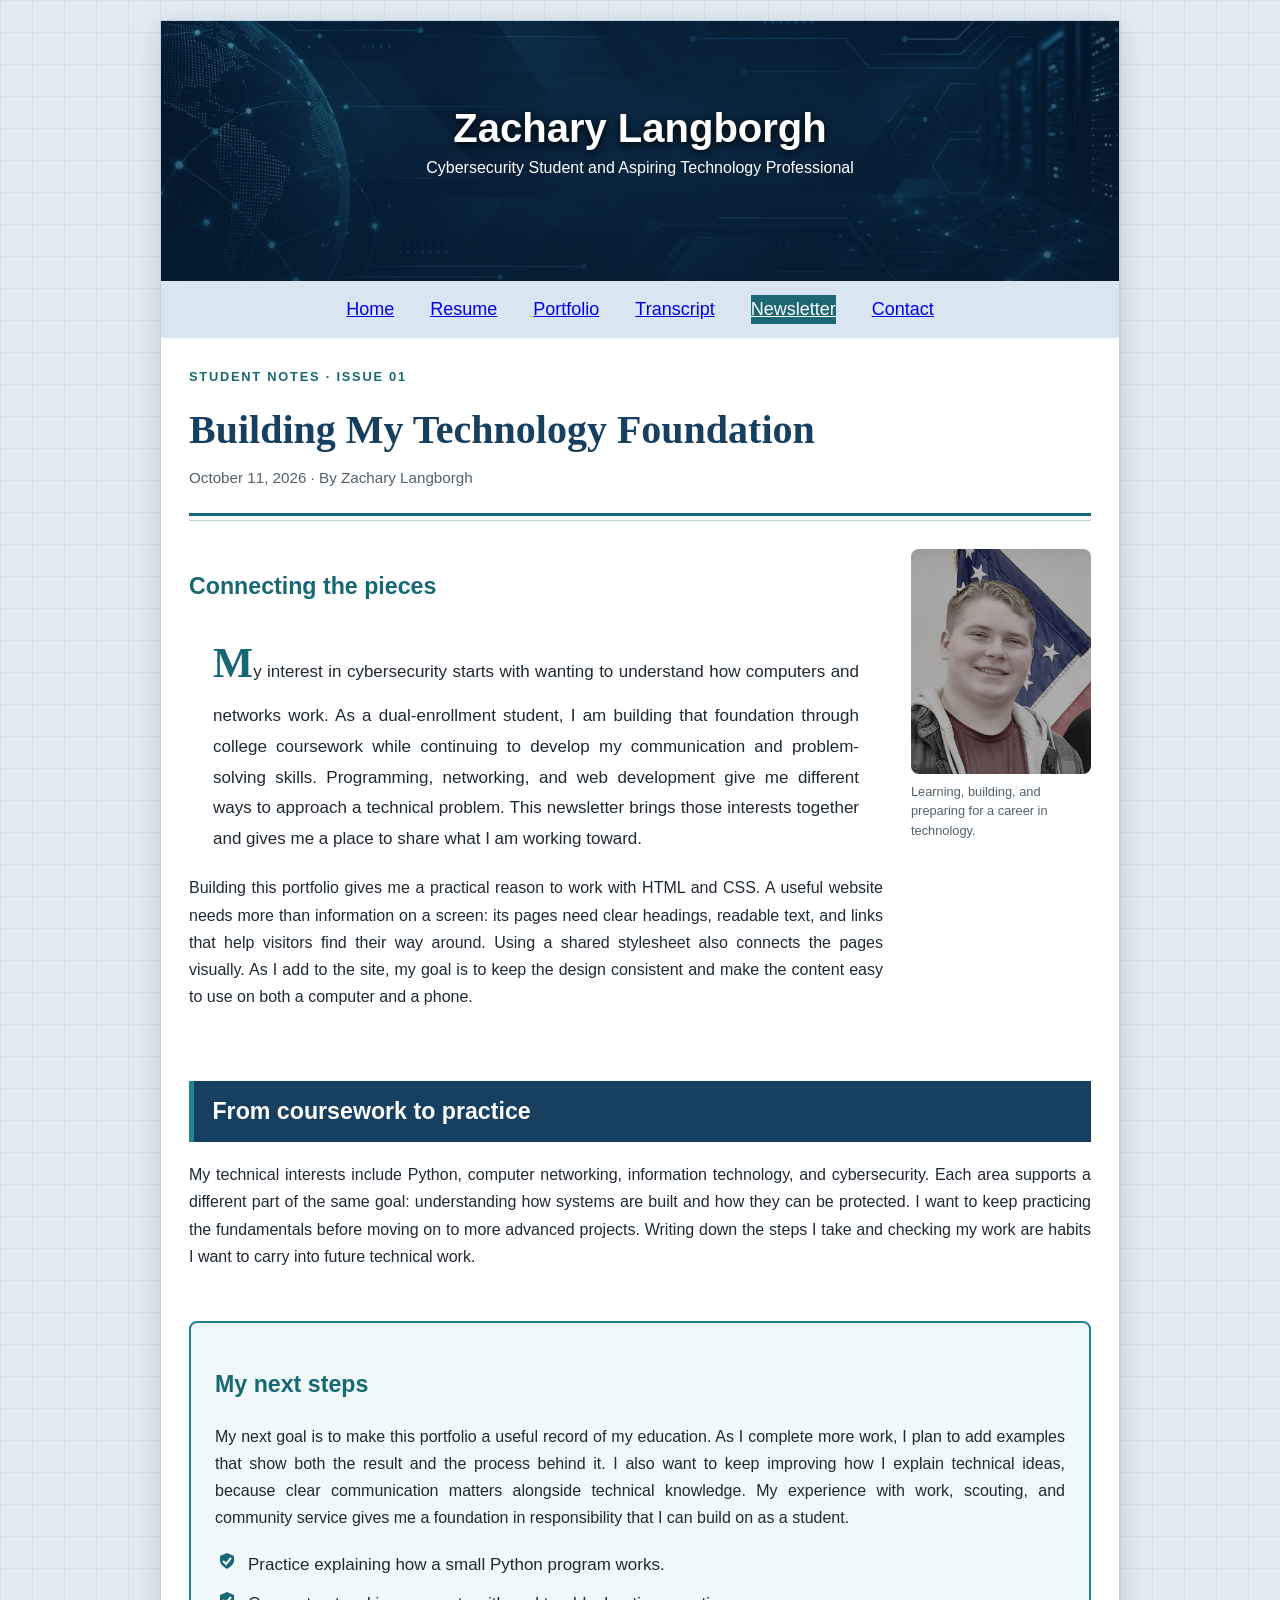
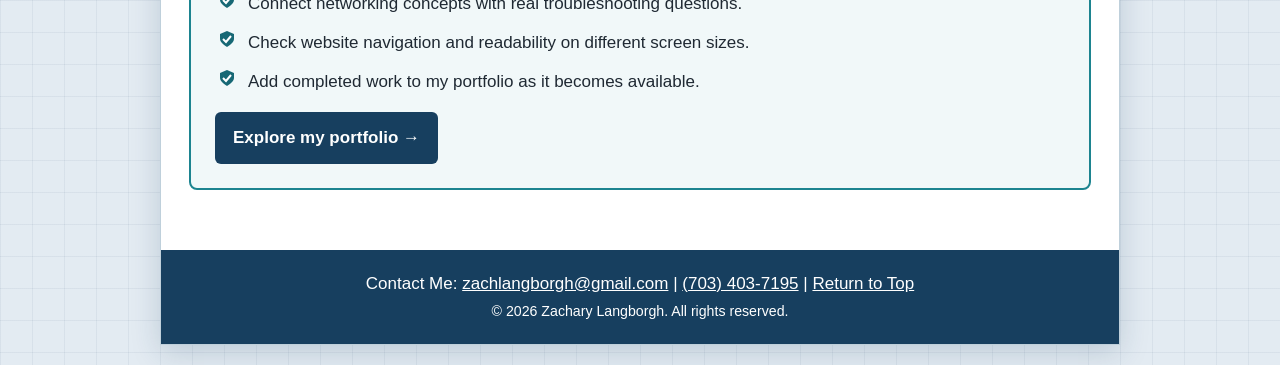
<file: newsletter.htm>
<!DOCTYPE html>
<html lang="en">
<head>
<meta charset="utf-8">
<meta name="viewport" content="width=device-width, initial-scale=1.0">
<meta name="author" content="Zachary Langborgh">
<meta name="description" content="October 2026 student newsletter from Zachary Langborgh about web development, cybersecurity interests, and future learning goals.">
<title>Newsletter | Zachary Langborgh</title>
<link rel="icon" href="favicon.ico" type="image/x-icon">
<link href="zachary-portfolio.css" rel="stylesheet" type="text/css">
</head>
<body id="top">
<div id="wrapper">
<header><p class="site-name">Zachary Langborgh</p><p>Cybersecurity Student and Aspiring Technology Professional</p></header>
<nav aria-label="Main navigation">
<ul>
<li><a href="index.html">Home</a></li>
<li><a href="resume.html">Resume</a></li>
<li><a href="portfolio.htm">Portfolio</a></li>
<li><a href="transcript.htm">Transcript</a></li>
<li><a href="newsletter.htm" class="selected" aria-current="page">Newsletter</a></li>
<li><a href="contact.htm">Contact</a></li>
</ul>
</nav>
<main class="newsletter">
<p class="issue-label">STUDENT NOTES · ISSUE 01</p>
<h1>Building My Technology Foundation</h1>
<p class="byline">October 11, 2026 · By Zachary Langborgh</p>
<hr class="issue-rule">
<figure class="newsletter-photo">
<img src="images/zachary-portrait.jpg" alt="Zachary Langborgh, author of this student newsletter">
<figcaption>Learning, building, and preparing for a career in technology.</figcaption>
</figure>
<section aria-labelledby="learning-heading">
<h2 id="learning-heading">Connecting the pieces</h2>
<blockquote>My interest in cybersecurity starts with wanting to understand how computers and networks work. As a dual-enrollment student, I am building that foundation through college coursework while continuing to develop my communication and problem-solving skills. Programming, networking, and web development give me different ways to approach a technical problem. This newsletter brings those interests together and gives me a place to share what I am working toward.</blockquote>
<p class="newsletter-copy">Building this portfolio gives me a practical reason to work with HTML and CSS. A useful website needs more than information on a screen: its pages need clear headings, readable text, and links that help visitors find their way around. Using a shared stylesheet also connects the pages visually. As I add to the site, my goal is to keep the design consistent and make the content easy to use on both a computer and a phone.</p>
</section>
<section aria-labelledby="practice-heading">
<h2 id="practice-heading" class="infobar">&nbsp;From coursework to practice&nbsp;</h2>
<p class="newsletter-copy">My technical interests include Python, computer networking, information technology, and cybersecurity. Each area supports a different part of the same goal: understanding how systems are built and how they can be protected. I want to keep practicing the fundamentals before moving on to more advanced projects. Writing down the steps I take and checking my work are habits I want to carry into future technical work.</p>
</section>
<section class="box" aria-labelledby="next-heading">
<h2 id="next-heading">My next steps</h2>
<p class="newsletter-copy">My next goal is to make this portfolio a useful record of my education. As I complete more work, I plan to add examples that show both the result and the process behind it. I also want to keep improving how I explain technical ideas, because clear communication matters alongside technical knowledge. My experience with work, scouting, and community service gives me a foundation in responsibility that I can build on as a student.</p>
<ul class="newsletter-checklist">
<li>Practice explaining how a small Python program works.</li>
<li>Connect networking concepts with real troubleshooting questions.</li>
<li>Check website navigation and readability on different screen sizes.</li>
<li>Add completed work to my portfolio as it becomes available.</li>
</ul>
<a class="newsletter-button" href="portfolio.htm">Explore my portfolio <span aria-hidden="true">&#8594;</span></a>
</section>
</main>
<footer>Contact Me: <a href="mailto:zachlangborgh@gmail.com">zachlangborgh@gmail.com</a> | <a href="tel:+17034037195">(703) 403-7195</a> | <a href="#top">Return to Top</a><br><small><span class="special-character">&copy;</span> 2026 Zachary Langborgh. All rights reserved.</small></footer>
</div><!-- close wrapper -->
</body>
</html>
</file>
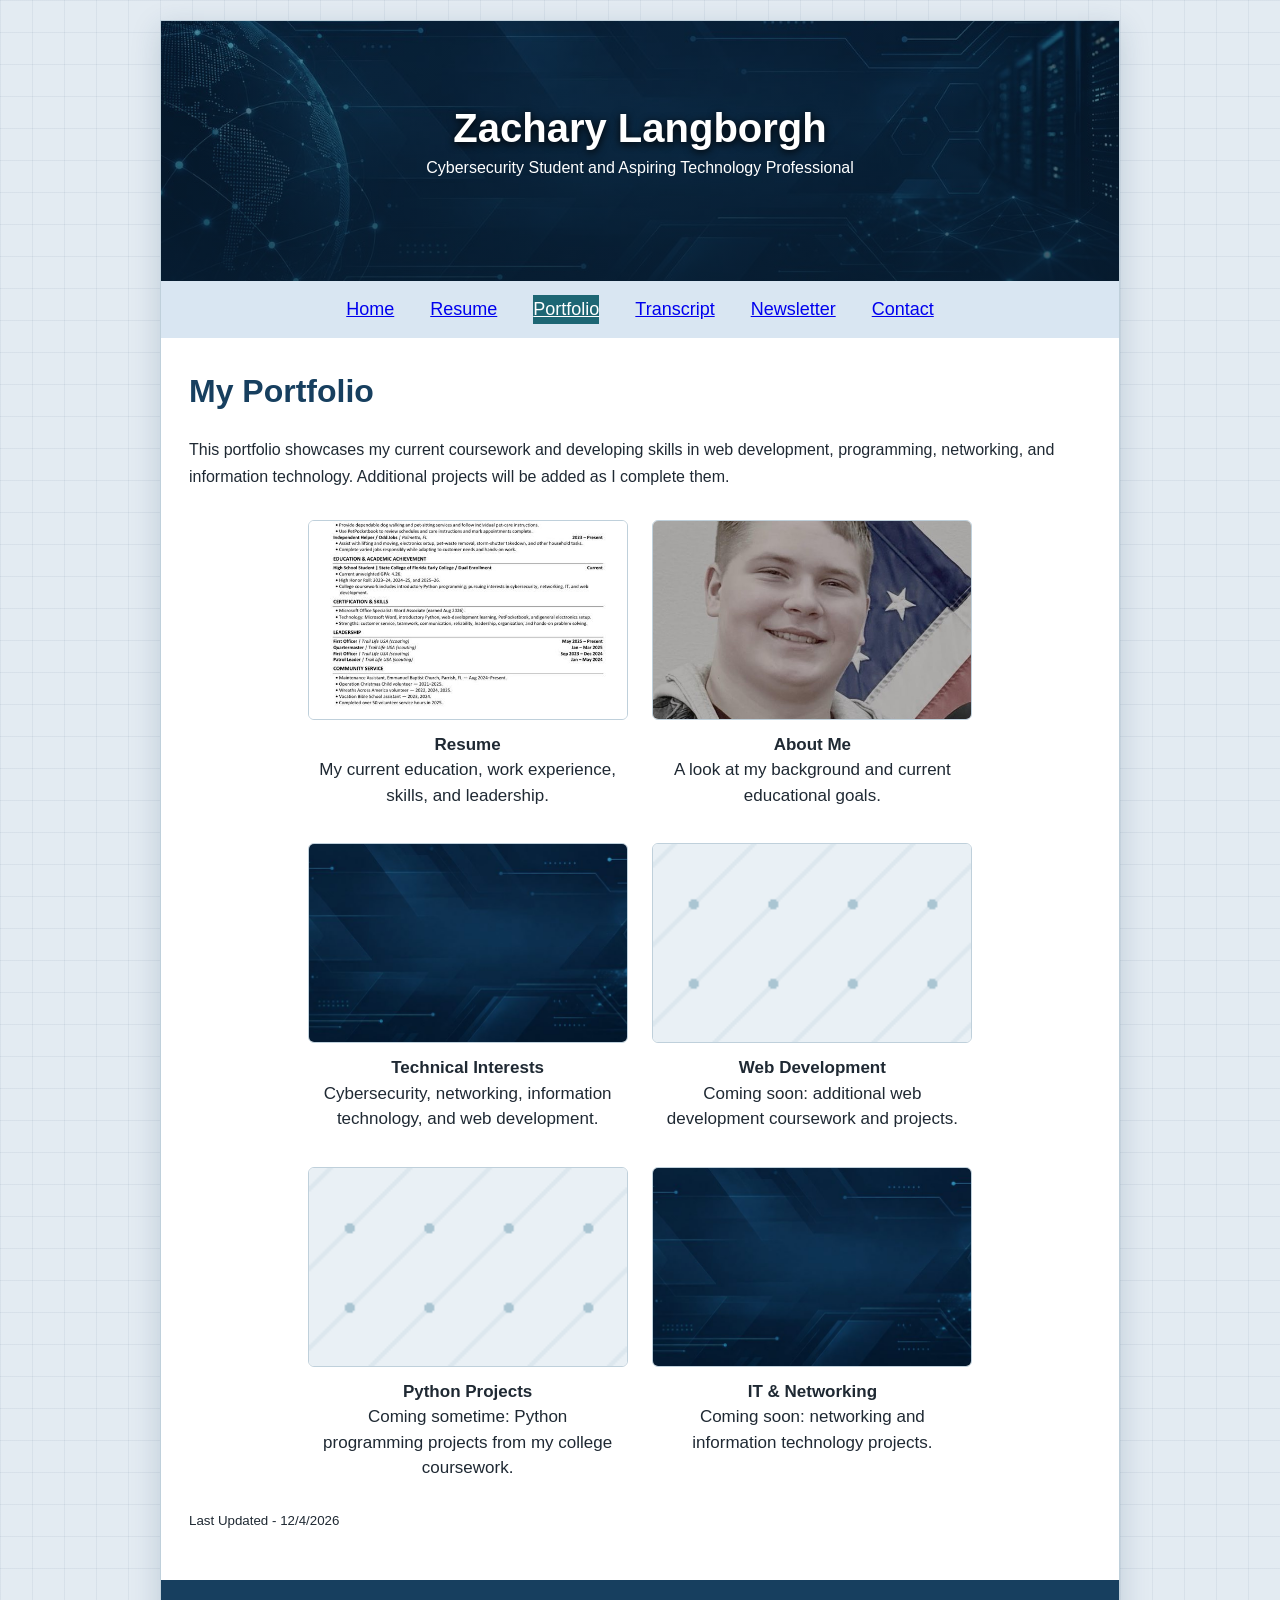
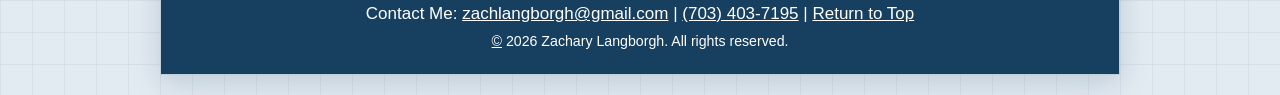
<file: portfolio.htm>
<!DOCTYPE html>
<html lang="en">
<head>
    <meta charset="utf-8">
    <meta name="viewport" content="width=device-width, initial-scale=1">
    <meta name="description" content="Zachary Langborgh's portfolio showcasing coursework, web development, and technical projects.">
    <meta name="keywords" content="Zachary Langborgh, portfolio, web development, cybersecurity, Python, IT">
    <title>Zachary Langborgh | Portfolio</title>
    <link href="zachary-portfolio.css?v=2" rel="stylesheet" type="text/css">
</head>

<body id="top">
<div id="wrapper">

<header><p class="site-name">Zachary Langborgh</p><p>Cybersecurity Student and Aspiring Technology Professional</p></header>

<nav aria-label="Main navigation">
<ul>
<li><a href="index.html">Home</a></li>
<li><a href="resume.html">Resume</a></li>
<li><a href="portfolio.htm" class="selected" aria-current="page">Portfolio</a></li>
<li><a href="transcript.htm">Transcript</a></li>
<li><a href="newsletter.htm">Newsletter</a></li>
<li><a href="contact.htm">Contact</a></li>
</ul>
</nav>

<main>
    <h1 class="page-title">My Portfolio</h1>

    <p>
        This portfolio showcases my current coursework and developing skills in
        web development, programming, networking, and information technology.
        Additional projects will be added as I complete them.
    </p>

    <div id="figureContainer">

        <figure>
            <img src="images/resume-preview.jpg" alt="Preview of Zachary Langborgh's resume">
            <figcaption>
                <strong>Resume</strong><br>
                My current education, work experience, skills, and leadership.
            </figcaption>
        </figure>

        <figure>
            <img src="images/zachary-portrait.jpg" alt="Portrait of Zachary Langborgh">
            <figcaption>
                <strong>About Me</strong><br>
                A look at my background and current educational goals.
            </figcaption>
        </figure>

        <figure>
            <img src="images/cybersecurity-banner.jpg" alt="Cybersecurity themed portfolio banner">
            <figcaption>
                <strong>Technical Interests</strong><br>
                Cybersecurity, networking, information technology, and web development.
            </figcaption>
        </figure>

        <figure>
            <img src="images/background.png" alt="Background used for the portfolio website">
            <figcaption>
                <strong>Web Development</strong><br>
                Coming soon: additional web development coursework and projects.
            </figcaption>
        </figure>

        <figure>
            <img src="images/background.png" alt="Placeholder for future Python project">
            <figcaption>
                <strong>Python Projects</strong><br>
                Coming sometime: Python programming projects from my college coursework.
            </figcaption>
        </figure>

        <figure>
            <img src="images/cybersecurity-banner.jpg" alt="Placeholder for future information technology project">
            <figcaption>
                <strong>IT & Networking</strong><br>
                Coming soon: networking and information technology projects.
            </figcaption>
        </figure>

    </div><!-- close figureContainer -->

<p><small><script src="scripts/last-update.js"></script></small></p>
    <section id="hidden-projects" class="hidden-projects">
  <h2>Hidden Projects</h2>
  <ul>
    <li><a href="js.htm">JavaScript Lab</a></li>
    <li><a href="media.htm">Media Demo</a></li>
    <li><a href="security-audit.htm">Personal Security Audit</a></li>
  </ul>
  <a href="#top">Close hidden projects</a>
</section>
</main>

<footer>
  Contact Me:
  <a href="mailto:zachlangborgh@gmail.com">zachlangborgh@gmail.com</a> |
  <a href="tel:+17034037195">(703) 403-7195</a> |
  <a href="#top">Return to Top</a><br>
  <small>
    <a class="special-character" href="#hidden-projects"
       aria-label="Open hidden projects">&copy;</a>
    2026 Zachary Langborgh. All rights reserved.
  </small>
</footer>

</div><!-- close wrapper -->
</body>
</html>
</file>
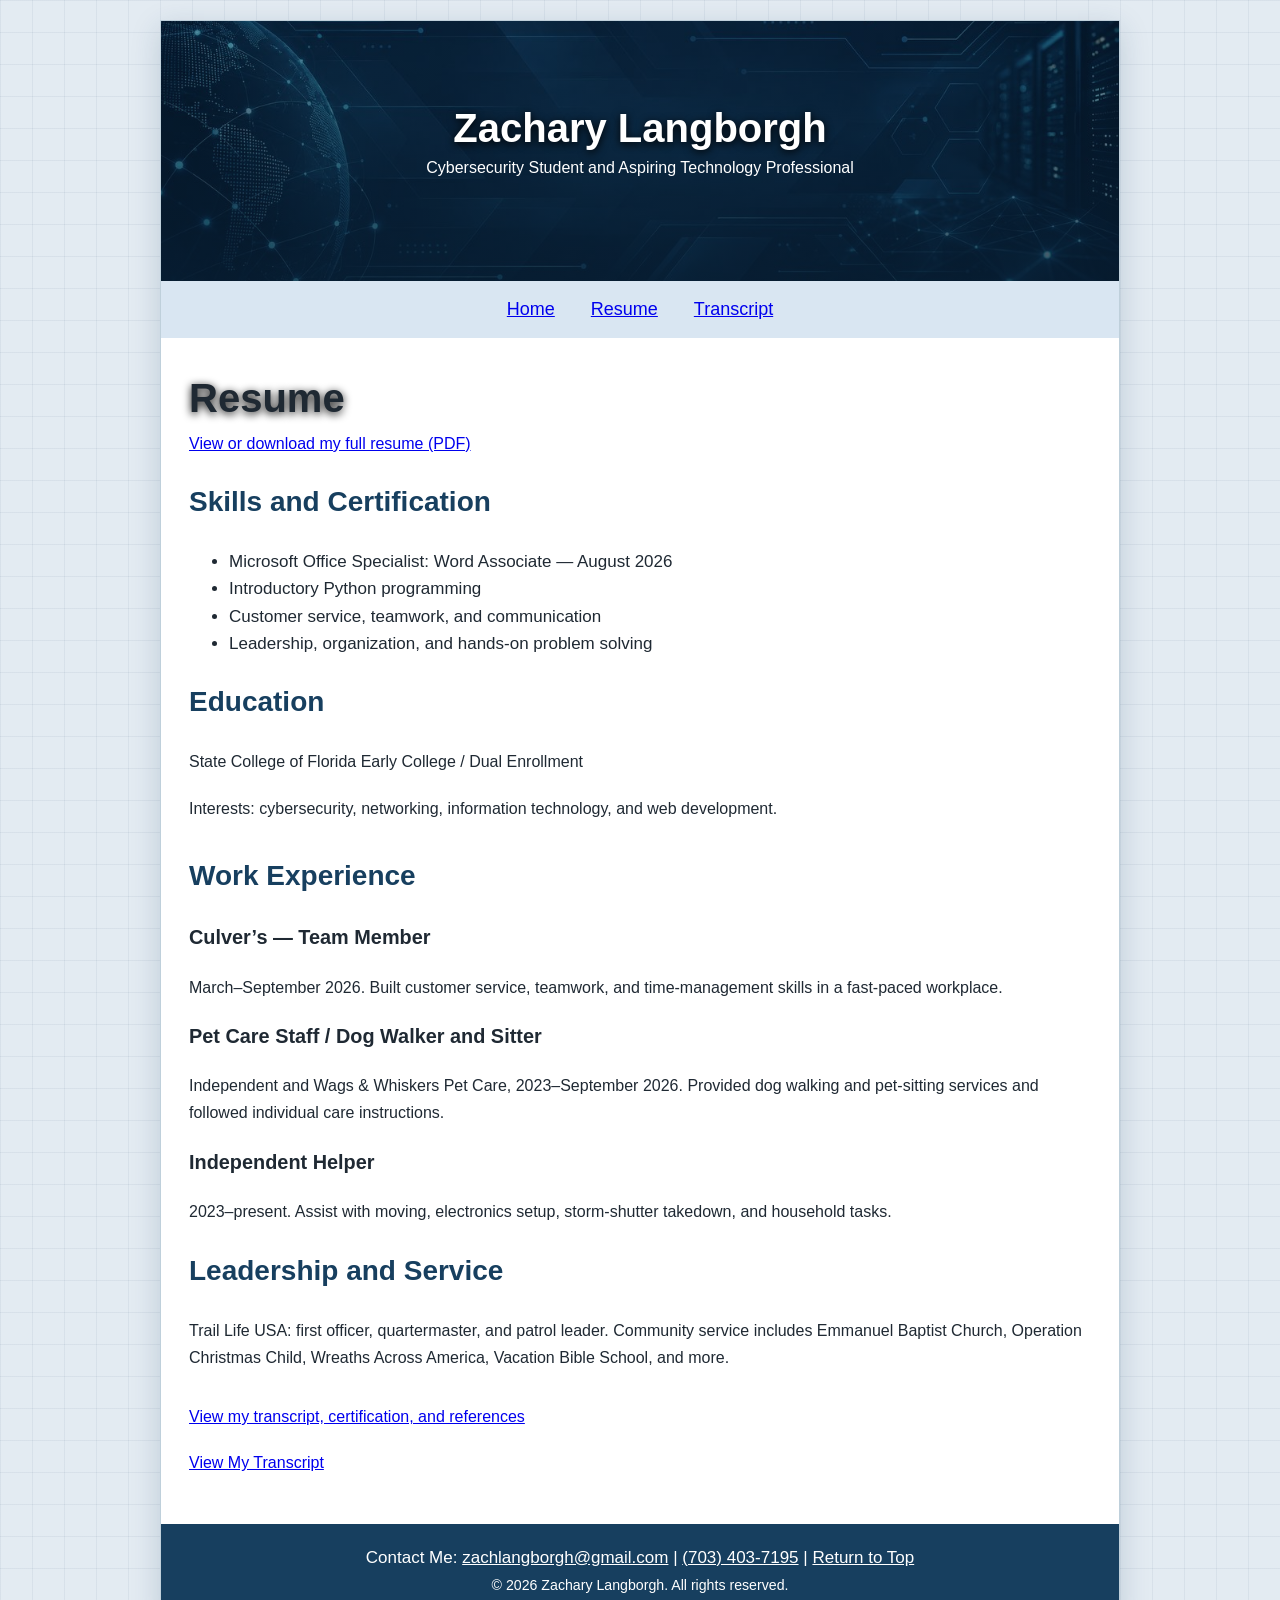
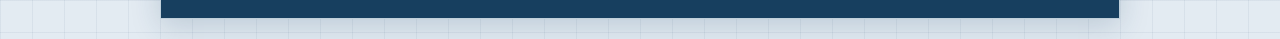
<file: resume.htm>
<!doctype html>
<html lang="en">
<head>
<meta charset="utf-8">
<meta name="viewport" content="width=device-width, initial-scale=1.0">
<meta name="author" content="Zachary Langborgh">
<meta name="description" content="Zachary Langborgh’s education, certification, customer service experience, leadership, and community service.">
<title>Resume | Zachary Langborgh</title>
<link href="zachary-portfolio.css" rel="stylesheet" type="text/css">
</head>
<body id="top">
<div id="wrapper">
<header><p class="site-name">Zachary Langborgh</p><p>Cybersecurity Student and Aspiring Technology Professional</p></header>
<nav aria-label="Main navigation"><ul><li><a href="index.html">Home</a></li><li><a href="resume.htm">Resume</a></li><li><a href="transcript.htm">Transcript</a></li></ul></nav>
<main>
<h1>Resume</h1>
<p><a href="Zachary_Langborgh_Job_Resume.pdf">View or download my full resume (PDF)</a></p>
<div class="resume-columns">
<section><h2>Skills and Certification</h2><ul><li>Microsoft Office Specialist: Word Associate — August 2026</li><li>Introductory Python programming</li><li>Customer service, teamwork, and communication</li><li>Leadership, organization, and hands-on problem solving</li></ul><h2>Education</h2><p>State College of Florida Early College / Dual Enrollment</p><p>Interests: cybersecurity, networking, information technology, and web development.</p></section>
<section><h2>Work Experience</h2><h3>Culver’s — Team Member</h3><p>March–September 2026. Built customer service, teamwork, and time-management skills in a fast-paced workplace.</p><h3>Pet Care Staff / Dog Walker and Sitter</h3><p>Independent and Wags &amp; Whiskers Pet Care, 2023–September 2026. Provided dog walking and pet-sitting services and followed individual care instructions.</p><h3>Independent Helper</h3><p>2023–present. Assist with moving, electronics setup, storm-shutter takedown, and household tasks.</p><h2>Leadership and Service</h2><p>Trail Life USA: first officer, quartermaster, and patrol leader. Community service includes Emmanuel Baptist Church, Operation Christmas Child, Wreaths Across America, Vacation Bible School, and more.</p></section>
</div><!-- close resume-columns -->
<p class="callout"><a href="transcript.htm">View my transcript, certification, and references</a></p>
<p><a href="transcript.htm">View My Transcript</a></p>
</main>
<footer>Contact Me: <a href="mailto:zachlangborgh@gmail.com">zachlangborgh@gmail.com</a> | <a href="tel:+17034037195">(703) 403-7195</a> | <a href="#top">Return to Top</a><br><small><span class="special-character">&copy;</span> 2026 Zachary Langborgh. All rights reserved.</small></footer>
</div><!-- close wrapper -->
</body>
</html>
</file>
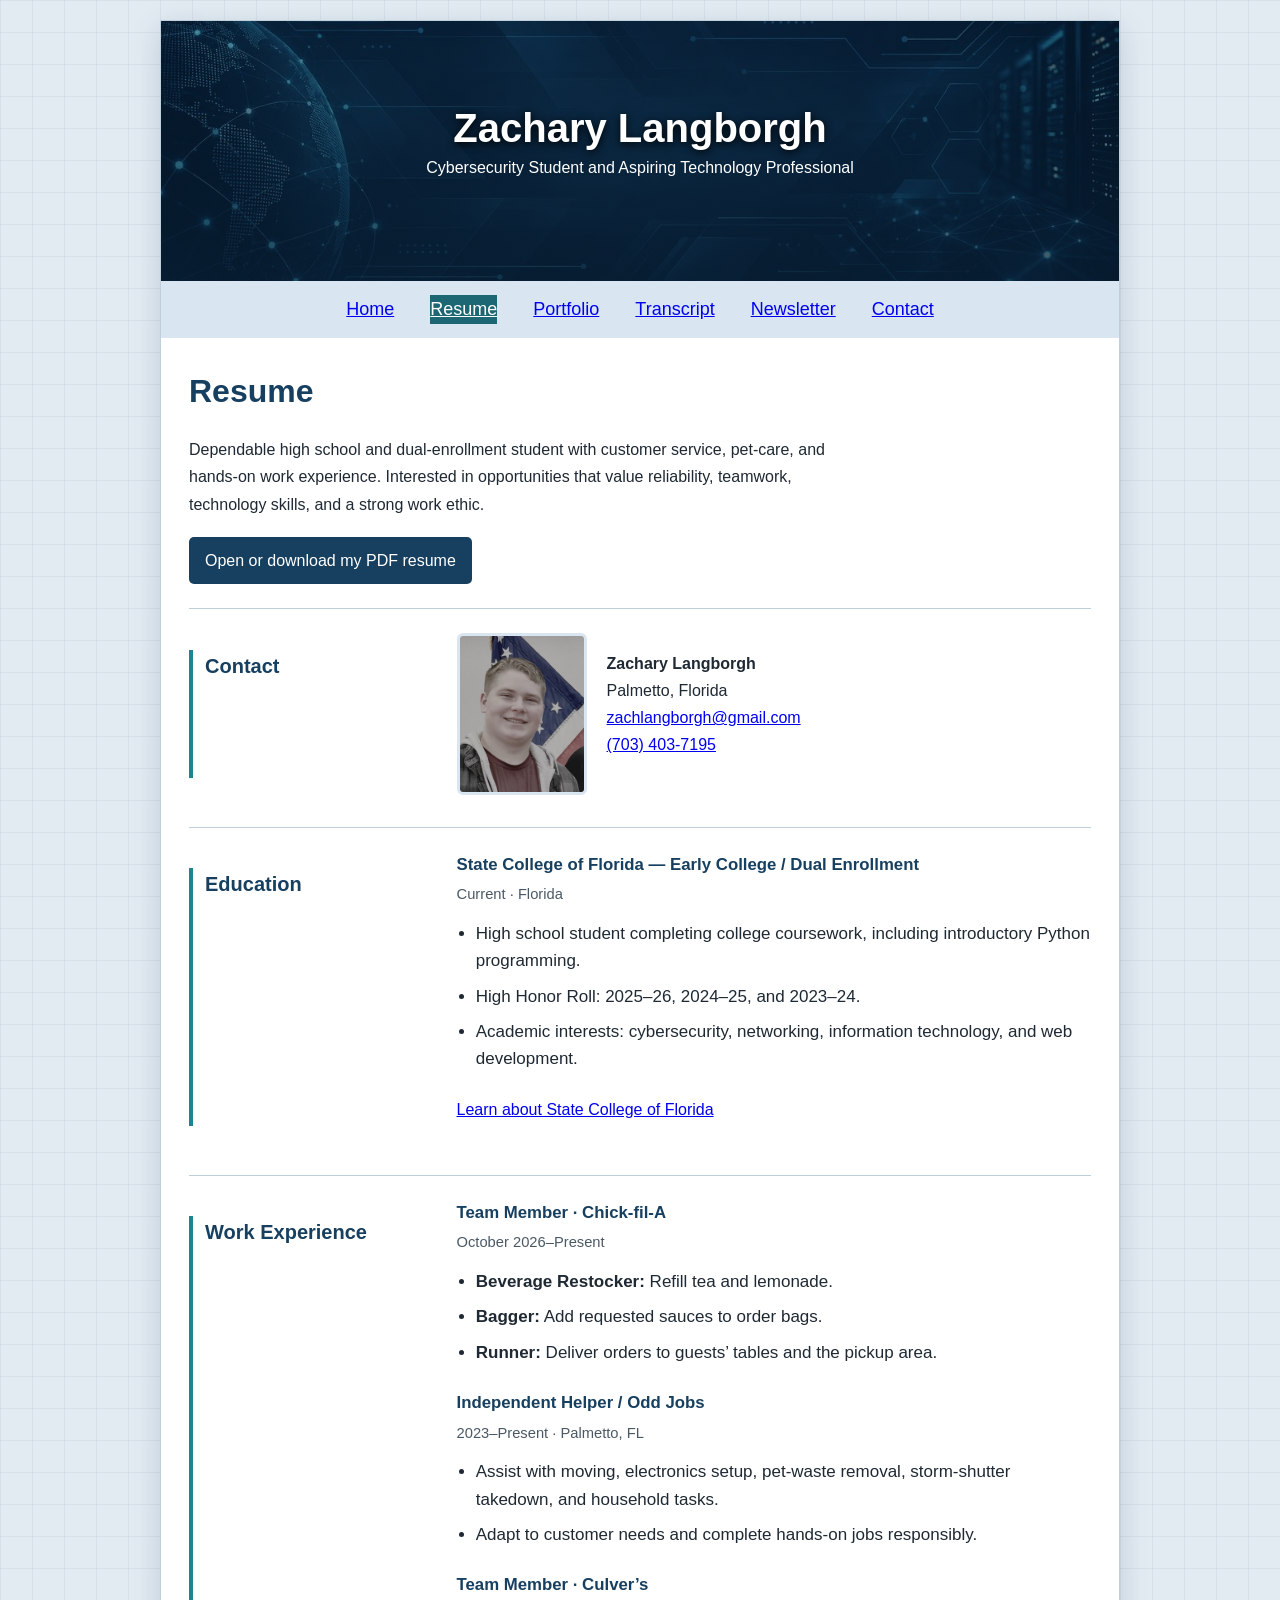
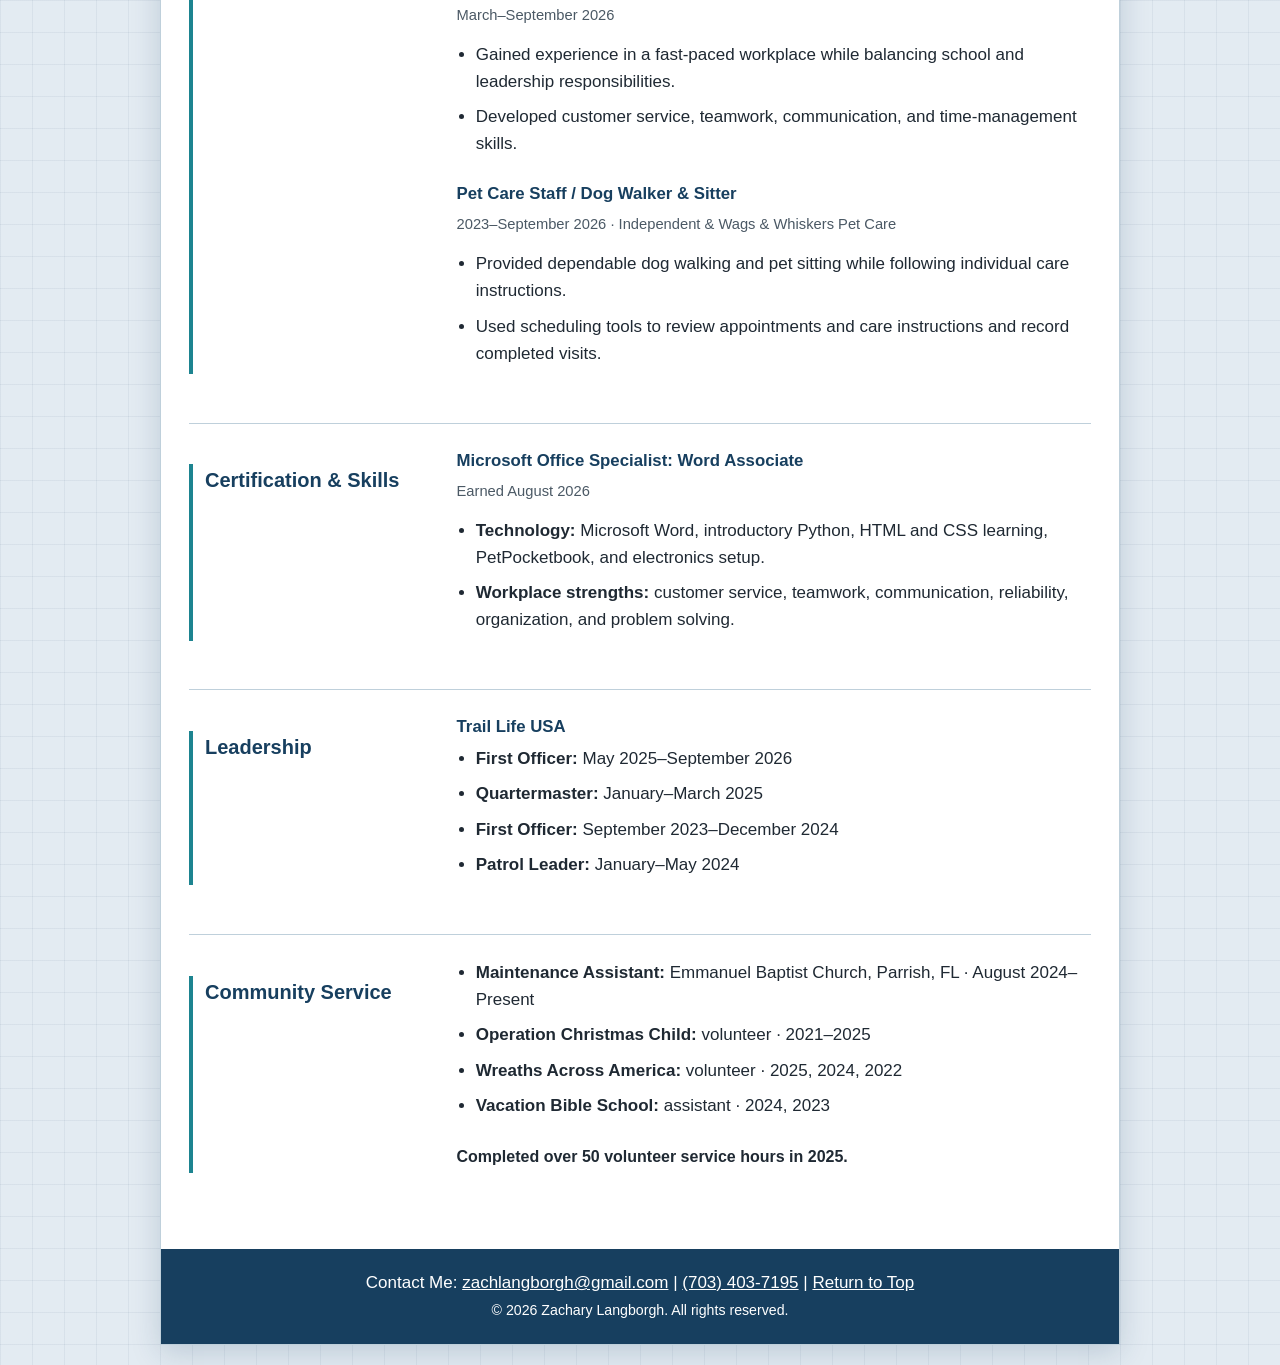
<file: resume.html>
<!DOCTYPE html>
<html lang="en">
<head>
    <title>Zachary Langborgh | Resume</title>
    <meta charset="utf-8">
    <meta name="author" content="Zachary Langborgh">
    <meta name="description" content="Zachary Langborgh’s resume: education, work experience, Microsoft Word certification, scouting leadership, and community service.">
    <meta name="keywords" content="Zachary Langborgh, cybersecurity student, computer networking, information technology, web development">
    <meta name="viewport" content="width=device-width, initial-scale=1.0">
    <link rel="icon" href="favicon.ico" type="image/x-icon">
    <link href="zachary-portfolio.css" rel="stylesheet" type="text/css">
</head>
<body id="top">
    <div id="wrapper">
        <!-- The masthead uses an optimized background image from the images folder. -->
        <header><p class="site-name">Zachary Langborgh</p><p>Cybersecurity Student and Aspiring Technology Professional</p></header>
        <nav aria-label="Main navigation">
<ul>
<li><a href="index.html">Home</a></li>
<li><a href="resume.html" class="selected" aria-current="page">Resume</a></li>
<li><a href="portfolio.htm">Portfolio</a></li>
<li><a href="transcript.htm">Transcript</a></li>
<li><a href="newsletter.htm">Newsletter</a></li>
<li><a href="contact.htm">Contact</a></li>
</ul>
</nav>
        <main>
<h1 class="page-title">Resume</h1>
<p class="resume-intro">Dependable high school and dual-enrollment student with customer service, pet-care, and hands-on work experience. Interested in opportunities that value reliability, teamwork, technology skills, and a strong work ethic.</p>
<p><a class="download-button" href="Zachary_Langborgh_Job_Resume.pdf">Open or download my PDF resume</a></p>
<!-- Two columns pair each category with its resume details. -->
<section class="resume-row">
<h2>Contact</h2>
<div class="resume-details contact-details">
<a href="index.html"><img class="resume-photo" src="images/zachary-portrait.jpg" alt="Zachary Langborgh — return to homepage"></a>
<p><strong>Zachary Langborgh</strong><br>Palmetto, Florida<br><a href="mailto:zachlangborgh@gmail.com">zachlangborgh@gmail.com</a><br><a href="tel:+17034037195">(703) 403-7195</a></p>
</div> <!-- close contact details -->
</section>
<section class="resume-row">
<h2>Education</h2>
<div class="resume-details">
<h3>State College of Florida — Early College / Dual Enrollment</h3>
<p class="date">Current · Florida</p>
<ul><li>High school student completing college coursework, including introductory Python programming.</li><li>High Honor Roll: 2025–26, 2024–25, and 2023–24.</li><li>Academic interests: cybersecurity, networking, information technology, and web development.</li></ul>
<p><a href="https://www.scf.edu/" target="_blank" rel="noopener noreferrer">Learn about State College of Florida</a></p>
</div> <!-- close education details -->
</section>
<section class="resume-row">
<h2>Work Experience</h2>
<div class="resume-details">
<h3>Team Member · Chick-fil-A</h3><p class="date">October 2026–Present</p>
<ul>
<li><strong>Beverage Restocker:</strong> Refill tea and lemonade.</li>
<li><strong>Bagger:</strong> Add requested sauces to order bags.</li>
<li><strong>Runner:</strong> Deliver orders to guests’ tables and the pickup area.</li>
</ul>
<h3>Independent Helper / Odd Jobs</h3><p class="date">2023–Present · Palmetto, FL</p>
<ul><li>Assist with moving, electronics setup, pet-waste removal, storm-shutter takedown, and household tasks.</li><li>Adapt to customer needs and complete hands-on jobs responsibly.</li></ul>
<h3>Team Member · Culver’s</h3><p class="date">March–September 2026</p>
<ul><li>Gained experience in a fast-paced workplace while balancing school and leadership responsibilities.</li><li>Developed customer service, teamwork, communication, and time-management skills.</li></ul>
<h3>Pet Care Staff / Dog Walker &amp; Sitter</h3><p class="date">2023–September 2026 · Independent &amp; Wags &amp; Whiskers Pet Care</p>
<ul><li>Provided dependable dog walking and pet sitting while following individual care instructions.</li><li>Used scheduling tools to review appointments and care instructions and record completed visits.</li></ul>
</div> <!-- close work experience details -->
</section>
<section class="resume-row">
<h2>Certification &amp; Skills</h2>
<div class="resume-details">
<h3>Microsoft Office Specialist: Word Associate</h3><p class="date">Earned August 2026</p>
<ul><li><strong>Technology:</strong> Microsoft Word, introductory Python, HTML and CSS learning, PetPocketbook, and electronics setup.</li><li><strong>Workplace strengths:</strong> customer service, teamwork, communication, reliability, organization, and problem solving.</li></ul>
</div> <!-- close certification and skills details -->
</section>
<section class="resume-row">
<h2>Leadership</h2>
<div class="resume-details">
<h3>Trail Life USA</h3>
<ul><li><strong>First Officer:</strong> May 2025–September 2026</li><li><strong>Quartermaster:</strong> January–March 2025</li><li><strong>First Officer:</strong> September 2023–December 2024</li><li><strong>Patrol Leader:</strong> January–May 2024</li></ul>
</div> <!-- close leadership details -->
</section>
<section class="resume-row">
<h2>Community Service</h2>
<div class="resume-details">
<ul><li><strong>Maintenance Assistant:</strong> Emmanuel Baptist Church, Parrish, FL · August 2024–Present</li><li><strong>Operation Christmas Child:</strong> volunteer · 2021–2025</li><li><strong>Wreaths Across America:</strong> volunteer · 2025, 2024, 2022</li><li><strong>Vacation Bible School:</strong> assistant · 2024, 2023</li></ul>
<p class="important">Completed over 50 volunteer service hours in 2025.</p>
</div> <!-- close community service details -->
</section>
</main>
        <footer>Contact Me: <a href="mailto:zachlangborgh@gmail.com">zachlangborgh@gmail.com</a> | <a href="tel:+17034037195">(703) 403-7195</a> | <a href="#top">Return to Top</a><br><small><span class="special-character">&copy;</span> 2026 Zachary Langborgh. All rights reserved.</small></footer>
    </div> <!-- close wrapper -->
</body>
</html>
</file>
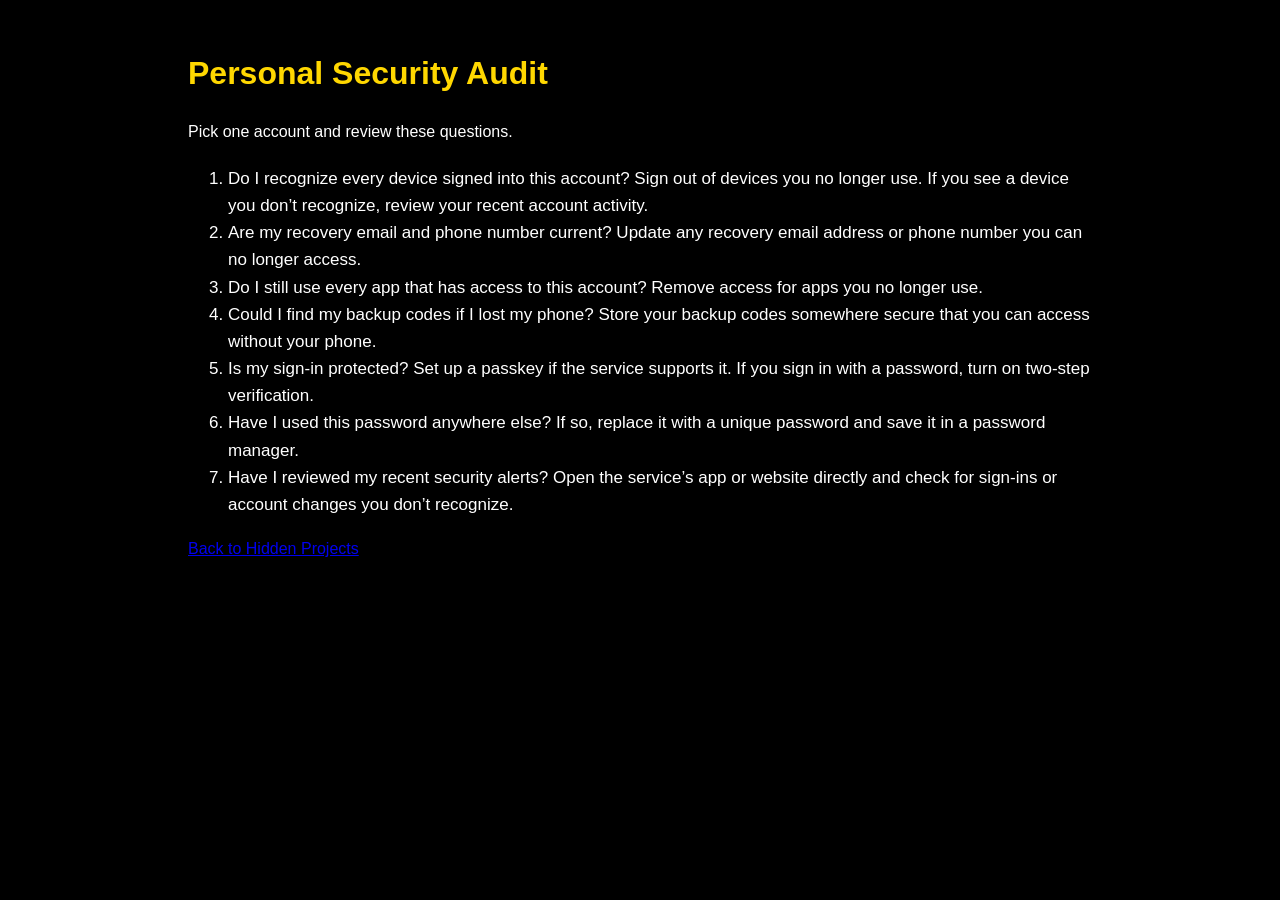
<file: security-audit.htm>
<!doctype html>
<html lang="en">
<head>
  <meta charset="utf-8">
  <meta name="viewport" content="width=device-width, initial-scale=1">
  <title>Personal Security Audit | Zachary Langborgh</title>
  <meta name="description" content="Four questions to review your account security.">
  <link rel="stylesheet" href="zachary-portfolio.css">
  <link rel="stylesheet" href="security-checklist.css">
</head>
<body>
  <main>
    <h1 class="page-title">Personal Security Audit</h1>
    <p>Pick one account and review these questions.</p>
    <ol>
      <li>Do I recognize every device signed into this account? Sign out of devices you no longer use. If you see a device you don’t recognize, review your recent account activity.</li>
      <li>Are my recovery email and phone number current? Update any recovery email address or phone number you can no longer access.</li>
      <li>Do I still use every app that has access to this account? Remove access for apps you no longer use.</li>
      <li>Could I find my backup codes if I lost my phone? Store your backup codes somewhere secure that you can access without your phone.</li>
      <li>Is my sign-in protected? Set up a passkey if the service supports it. If you sign in with a password, turn on two-step verification.</li>
      <li>Have I used this password anywhere else? If so, replace it with a unique password and save it in a password manager.</li>
      <li>Have I reviewed my recent security alerts? Open the service’s app or website directly and check for sign-ins or account changes you don’t recognize.</li>
    </ol>
    <p><a href="portfolio.htm#hidden-projects">Back to Hidden Projects</a></p>
  </main>
</body>
</html>
</file>
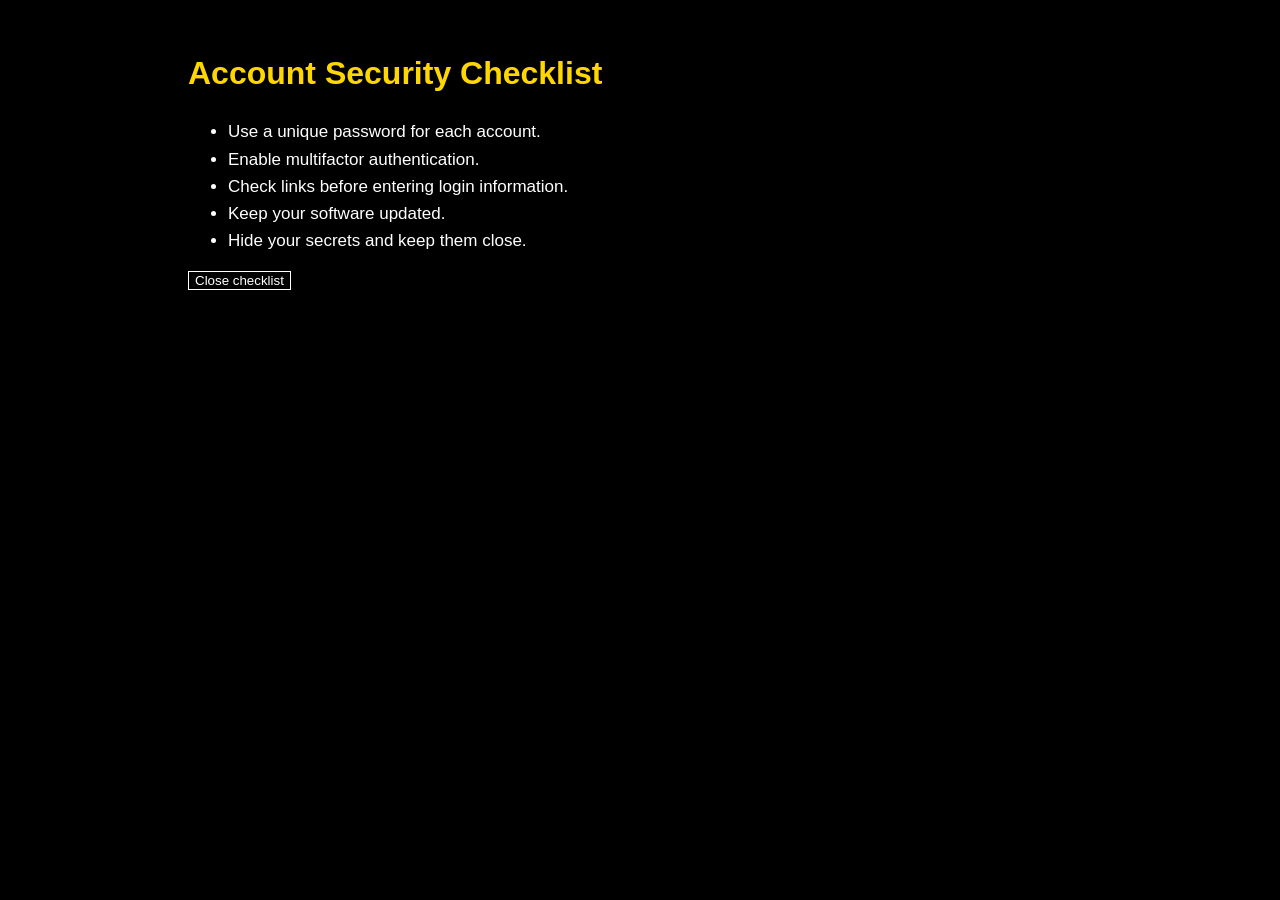
<file: security-checklist.htm>
<meta charset="utf-8">
  <meta name="viewport" content="width=device-width, initial-scale=1">
  <meta name="author" content="Zachary Langborgh">
  <meta name="description" content="A short account security checklist.">
  <title>Security Checklist | Zachary Langborgh</title>
  <link href="zachary-portfolio.css" rel="stylesheet">
  <link href="security-checklist.css" rel="stylesheet">
  <link href="security-checklist.css?v=2" rel="stylesheet">
</head>
<body>
  <main>
    <h1 class="page-title">Account Security Checklist</h1>
    <ul>
      <li>Use a unique password for each account.</li>
      <li>Enable multifactor authentication.</li>
      <li>Check links before entering login information.</li>
      <li>Keep your software updated.</li>
      <li>Hide your secrets and keep them close.</li>
    </ul>
    <button type="button" onclick="window.close()">Close checklist</button>
  </main>
</body>
</html>
</file>
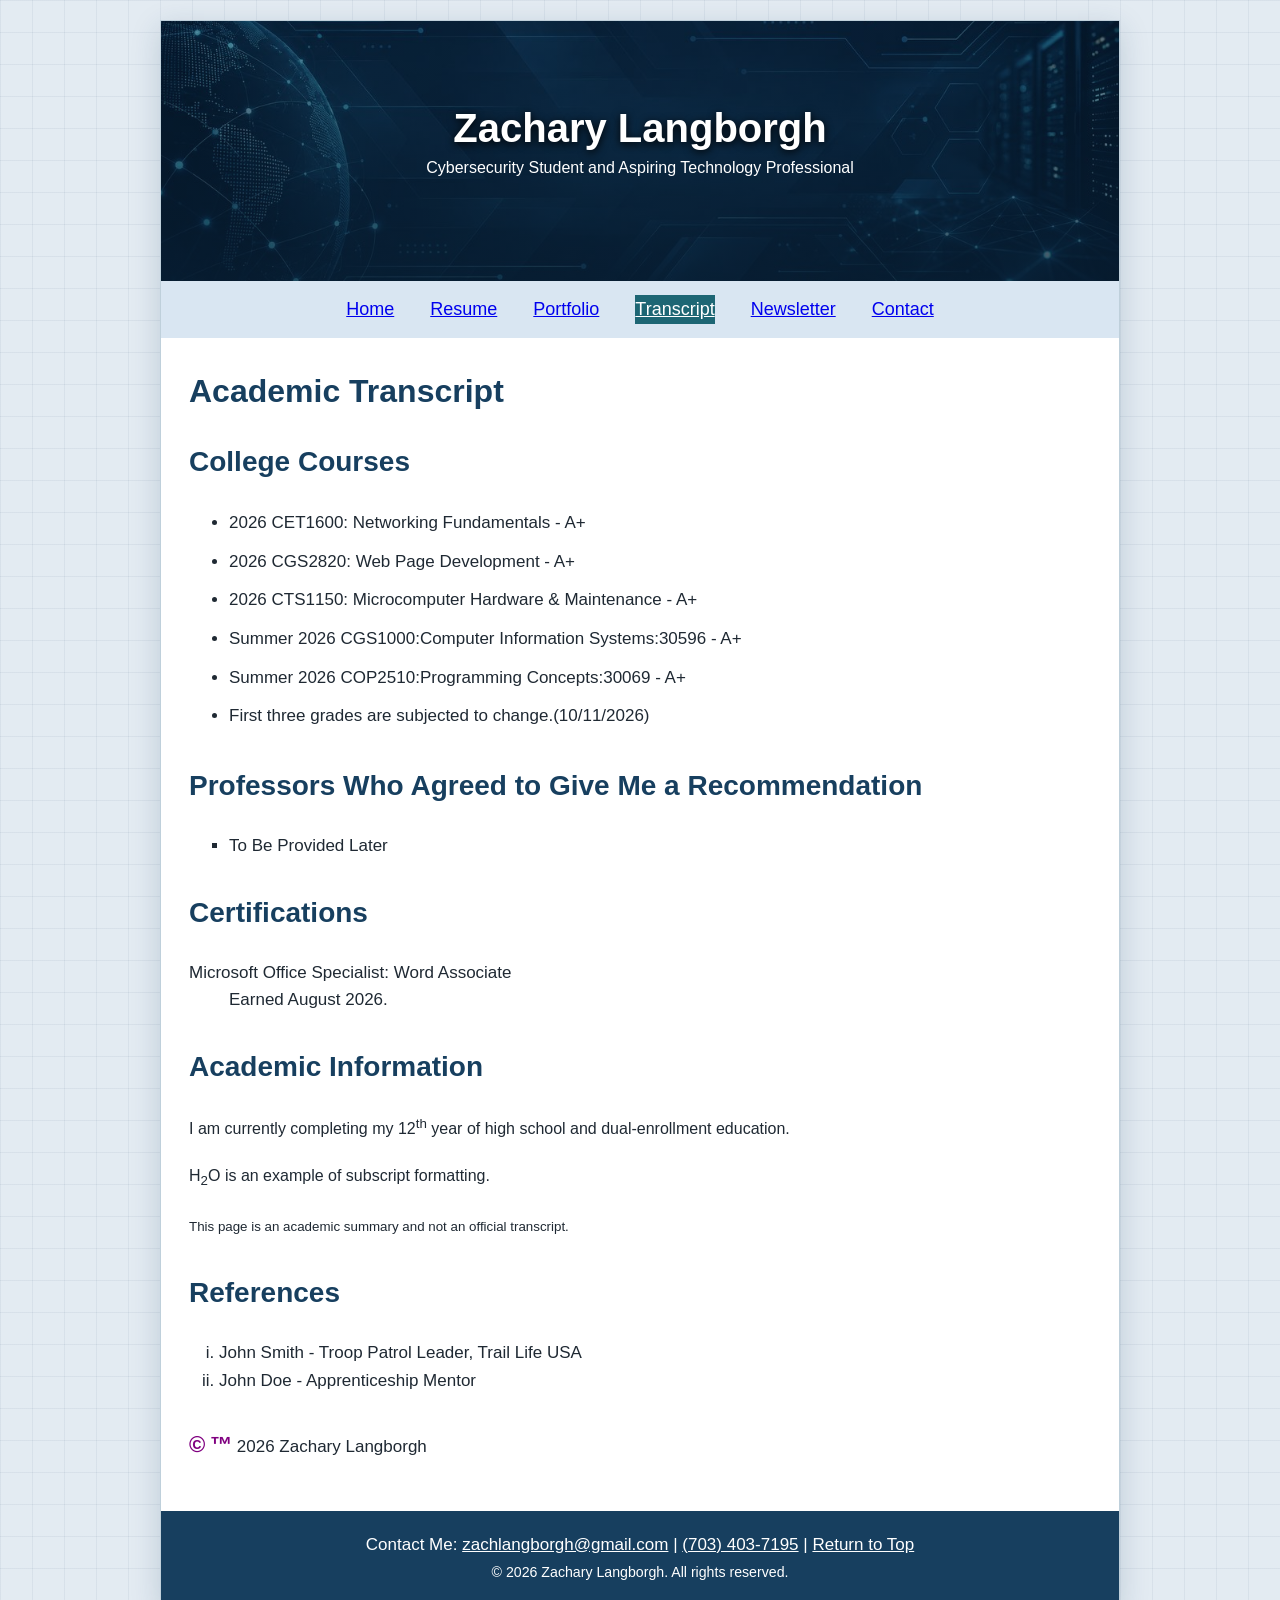
<file: transcript.htm>
<!DOCTYPE html>
<html lang="en">

<head>
    <title>Zachary Langborgh | Transcript</title>
    <meta charset="utf-8">
    <meta name="author" content="Zachary Langborgh">
    <meta name="description" content="Zachary Langborgh's college courses, grades, certification, recommendations, and references.">
    <meta name="keywords" content="Zachary Langborgh, transcript, SCF, cybersecurity, networking, web development">
    <meta name="viewport" content="width=device-width, initial-scale=1.0">
    <link rel="icon" href="favicon.ico" type="image/x-icon">
    <link href="zachary-portfolio.css" rel="stylesheet" type="text/css">
</head>

<body id="top">

<div id="wrapper">

    <header><p class="site-name">Zachary Langborgh</p><p>Cybersecurity Student and Aspiring Technology Professional</p></header>

    <nav aria-label="Main navigation">
<ul>
<li><a href="index.html">Home</a></li>
<li><a href="resume.html">Resume</a></li>
<li><a href="portfolio.htm">Portfolio</a></li>
<li><a href="transcript.htm" class="selected" aria-current="page">Transcript</a></li>
<li><a href="newsletter.htm">Newsletter</a></li>
<li><a href="contact.htm">Contact</a></li>
</ul>
</nav>

    <main>
<h1 class="page-title">Academic Transcript</h1>

        <section>
            <h2>College Courses</h2>

            <ul class="transcriptCourses">
                <li>2026 CET1600: Networking Fundamentals - A+</li>
                <li>2026 CGS2820: Web Page Development - A+</li>
                <li>2026 CTS1150: Microcomputer Hardware &amp; Maintenance - A+</li>
                <li>Summer 2026 CGS1000:Computer Information Systems:30596 - A+</li>
                <li>Summer 2026 COP2510:Programming Concepts:30069 - A+</li>
                <li> First three grades are subjected to change.(10/11/2026)</li>
            </ul>
        </section>

        <section>
            <h2>Professors Who Agreed to Give Me a Recommendation</h2>
            <ul class="recommendations">
                <li>To Be Provided Later</li>
            </ul>
        </section>

        <section>
            <h2>Certifications</h2>

            <dl>
                <dt>Microsoft Office Specialist: Word Associate</dt>
                <dd>Earned August 2026.</dd>
            </dl>
        </section>

        <section>
            <h2>Academic Information</h2>

            <p>
                I am currently completing my 12<sup>th</sup> year of high school and dual-enrollment education.
            </p>

            <p>
                H<sub>2</sub>O is an example of subscript formatting.
            </p>

            <p>
                <small>This page is an academic summary and not an official transcript.</small>
            </p>
        </section>

        <section>
            <h2>References</h2>

            <ol class="references" start="1">
                <li>John Smith - Troop Patrol Leader, Trail Life USA</li>
                <li>John Doe - Apprenticeship Mentor</li>
            </ol>
        </section>

        <p class="specialCharacters">
            <span>&copy;</span>
            <span>&trade;</span>
            2026 Zachary Langborgh
        </p>

    </main>

    <footer>Contact Me: <a href="mailto:zachlangborgh@gmail.com">zachlangborgh@gmail.com</a> | <a href="tel:+17034037195">(703) 403-7195</a> | <a href="#top">Return to Top</a><br><small><span class="special-character">&copy;</span> 2026 Zachary Langborgh. All rights reserved.</small></footer>

</div> <!-- close wrapper -->

</body>
</html>
</file>
<file: zachary-portfolio.css>
/* Tags and elements */
* { box-sizing: border-box; }
html { scroll-padding-top: 1rem; }
p { font-family: Arial, Helvetica, sans-serif; font-size: 1rem; line-height: 1.7; margin: 0 0 1.2rem; }
img { max-width: 100%; height: auto; }
section { margin-bottom: 2rem; }
body { max-width: 1000px; margin: auto; padding: 20px; background-color: #e9f0f5; background-image: url("images/background.png"); color: #1f2933; font-family: Arial, sans-serif; font-size: 17px; line-height: 1.6; overflow-wrap: anywhere; }
header { min-height: 260px; padding: 30px; box-sizing: border-box; background-color: #173f5f; background-image: linear-gradient(rgba(8, 30, 50, 0.45), rgba(8, 30, 50, 0.75)), url("images/cybersecurity-banner.jpg"); background-repeat: no-repeat; background-size: cover; background-position: center; color: white; display: flex; flex-direction: column; justify-content: center; text-align: center; }
h1 { font-size: 40px; margin: 0; text-shadow: 0 2px 8px #000000; }
nav { background-color: #d9e6f2; padding: 14px; text-align: center; font-size: 18px; }
main { padding: 28px; }
h2 { color: #173f5f; font-size: 28px; }
hr { width: 70%; border: 4px solid #1d8490; border-radius: 5px; margin: 32px auto; }
footer { background-color: #173f5f; color: white; padding: 20px; text-align: center; }
footer a { color: white; }
body {
  max-width: 1000px;
  margin: auto;
  padding: 20px;
  background-color: #e3ebf2;
  background-image:
    linear-gradient(rgba(23, 63, 95, 0.06) 1px, transparent 1px),
    linear-gradient(90deg, rgba(23, 63, 95, 0.06) 1px, transparent 1px);
  background-size: 32px 32px;
  color: #1f2933;
  font-family: Arial, sans-serif;
  font-size: 17px;
  line-height: 1.6;
  overflow-wrap: anywhere;
}

body { width: 100%; }
nav ul {display:flex; flex-wrap:wrap; justify-content:center; gap:6px; padding:0; margin:0; list-style:none;}
nav li {display:block; margin:0;}
nav a {display:block;}
nav a:hover, nav a:focus-visible {color:#fff; background-color:#173f5f;}

/* IDs */
#wrapper { background-color: white; border: 1px solid #bfd0db; box-shadow: 0 8px 28px rgba(23, 63, 95, 0.18); }
#introduction { display: flow-root; }
#figureContainer {
    text-align: center;
    width: 100%;
}
#figureContainer figure {
    display: inline-block;
    vertical-align: top;
    width: 320px;
    margin: 10px;
    text-align: center;
}
#figureContainer img {
    display: block;
    width: 100%;
    max-width: 320px;
    height: 200px;
    object-fit: cover;
    margin: 0 auto 12px;
    border: 1px solid #bfd0db;
    border-radius: 6px;
}
#figureContainer figcaption {
    line-height: 1.5;
    padding: 0 8px 15px;
}

/* Classes */
.tagline { font-size: 20px; margin: 8px 0 0; text-shadow: 0 2px 6px #000000; }
.portrait { display: block; float: right; width: 34%; max-width: 280px; height: auto; margin: 0 0 18px 28px; border: 5px solid #d9e6f2; border-radius: 8px; }
.important { font-weight: bold; }
.highlight { color: #1261a0; }
.skills-diagram { display: block; width: 100%; max-width: 620px; height: auto; margin: 24px auto; background-color: #eef6f8; border-radius: 10px; }
.connection { stroke:#1d8490; stroke-width:4; }
.security-node { fill:#173f5f; }
.network-node { fill:#1d8490; }
.language-node { fill:#39739d; }
.security-label { fill:white; font-size:20px; font-weight:bold; }
.network-label { fill:white; font-size:18px; }
.python-label { fill:white; font-size:17px; }
.web-label { fill:white; font-size:15px; }
.caption { text-align: center; }
.resume-preview { display: block; width: 100%; max-width: 430px; height: auto; margin: 0 auto; border: 1px solid #a8b8c3; box-shadow: 0 4px 14px rgba(23, 63, 95, 0.2); }
.site-name {font-size:40px; font-weight:bold; margin:0; line-height:1.3; text-shadow:0 2px 8px #000;}
.page-title {color:#173f5f; font-size:2rem; text-shadow:none; margin:0 0 1.2rem;}
.selected {background-color:#1d6674; color:white;}
nav a.selected {background-color:#1d6674; color:white;}
.resume-intro {max-width:75ch;}
.resume-row {display:grid; grid-template-columns: 27% minmax(0,1fr); gap:24px; border-top:1px solid #bfd0db; padding-top:24px; margin-top:24px;}
.resume-row h2 {font-size:1.25rem; border-left:4px solid #1d8490; padding-left:12px;}
.resume-details h3 {font-size:1.05rem; color:#173f5f; margin:0 0 4px;}
.resume-details ul {padding-left:1.2rem; margin:0 0 1.5rem;}
.resume-details li {margin-bottom:0.5rem;}
.date {color:#4b5965; font-size:0.92rem; margin-bottom:0.8rem;}
.contact-details {display:flex; flex-wrap:wrap; gap:20px; align-items:center;}
.resume-photo {display:block; width:130px; border-radius:6px; border:3px solid #d9e6f2;}
.download-button {display:inline-block; background:#173f5f; color:white; padding:10px 16px; border-radius:5px; text-decoration:none;}
.download-button:hover {background:#1d6674;}
.transcriptCourses {
    font-size: 1em;
    line-height: 1.8;
    width: 90%;
}
.transcriptCourses li {
    margin-bottom: 8px;
}
.recommendations {
    list-style-image: none;
    list-style-type: square;
}
.references {
    list-style-type: lower-roman;
    padding-left: 30px;
}
.specialCharacters {
    font-size: 1em;
}
.specialCharacters span {
    color: purple;
    font-weight: bold;
    font-size: 1.3em;
}
.newsletter h1 {font-family:Georgia,serif; color:#173f5f; font-size:2.5rem; line-height:1.15; text-shadow:none; margin:0 0 12px;}
.newsletter h2 {font-family:Arial,sans-serif; color:#176875; font-size:1.45rem;}
.newsletter blockquote {text-align:justify; margin:20px 24px; line-height:1.8;}
.newsletter blockquote::first-letter {font-size:2.5em; font-weight:bold; color:#176875; font-family:Georgia,serif;}
.newsletter-copy {text-align:justify;}
.issue-label {font-size:.8rem; letter-spacing:.14em; font-weight:bold; color:#176875;}
.byline {color:#52616c; font-size:.95rem;}
.issue-rule {width:100%; border:0; border-top:3px solid #176875; border-bottom:1px solid #b8d4d8; height:8px; border-radius:0; margin:22px 0 28px;}
.newsletter-photo {float:right; width:180px; margin:0 0 24px 28px;}
.newsletter-photo img {display:block; width:100%; border-radius:8px;}
.newsletter-photo figcaption {font-size:.8rem; line-height:1.5; color:#52616c; margin-top:8px;}
.newsletter section {display:flow-root;}
.newsletter .infobar {background:#173f5f; color:#fff; padding:12px; border-left:5px solid #1d8490;}
.box {border:2px solid #1d8490; padding:24px; background:#f1f8f9; border-radius:8px;}
.newsletter-checklist {list-style-image:url('images/newsletter-check.svg'); padding-left:28px;}
.newsletter-checklist li {padding-left:5px; margin-bottom:12px;}
.newsletter-button {display:inline-block; padding:12px 18px; background:#173f5f; color:white; border-radius:6px; text-decoration:none; font-weight:bold; transition:background-color .25s ease,color .25s ease;}
.newsletter-button:hover, .newsletter-button:focus-visible {background:#176875; color:white;}
.newsletter-button span {display:inline-block; transition:transform .25s ease;}
.newsletter-button:hover span, .newsletter-button:focus-visible span {transform:translateX(5px);}

/* Responsive and print layouts */
@media (max-width: 600px) {
            body { padding: 10px; }
            header { padding: 24px 16px; min-height: 220px; }
            h1 { font-size: 2rem; }
            main { padding: 20px; }
            .portrait { float: none; width: 100%; max-width: 280px; margin: 0 auto 20px; }
            nav a { padding: 0.5rem; }
        }
@media(max-width:600px) {.resume-row {grid-template-columns:1fr; gap:12px;} .site-name {font-size:2rem;}}
@media print {body {max-width:none; padding:0; background:white;} header,nav,footer,.download-button {display:none;} #wrapper {border:0; box-shadow:none;} main {padding:0;} .resume-row {break-inside:avoid;} }
@media only screen and (max-width: 639px) {
    nav ul {
        display: block;
    }

    nav li {
        display: block;
    }
}
@media only screen and (min-width: 640px) {
    nav ul {
        display: flex;
        justify-content: center;
    }

    nav li {
        display: inline;
        margin: 0 15px;
    }
}
@media (max-width: 720px) {
    #figureContainer figure {
        display: block;
        width: 320px;
        max-width: 100%;
        margin: 15px auto;
    }
}
@media(max-width:600px) {.newsletter h1 {font-size:2rem;} .newsletter-photo {float:none; width:160px; margin:0 auto 24px;} .newsletter blockquote {margin:16px 8px;} .box {padding:18px;} nav ul {display:flex;} }
@media(prefers-reduced-motion:reduce) {.newsletter-button,.newsletter-button span {transition:none;} .newsletter-button:hover span,.newsletter-button:focus-visible span {transform:none;} }
/* Contact table layout */
.contact-table {width:100%; max-width:720px; margin:24px auto; border:3px solid #173f5f; border-collapse:collapse;}
.contact-table th {background:#173f5f; color:#fff; text-align:center; padding:18px; font-size:1.3rem;}
.contact-table td {padding:13px 16px; border:1px solid #c6d9df; vertical-align:top;}
.contact-table tr:nth-child(even) {background-color:#f2f7fa;}
.field-label {width:35%; text-align:right; font-weight:bold; color:#173f5f;}
.field-placeholder {color:#52616c;}
.required {color:#a51d2d; font-weight:bold;}
.contact-note {max-width:720px; margin:16px auto; color:#52616c;}
@media(max-width:600px) {.contact-table td {padding:10px 8px;} .field-label {width:42%;} .contact-table th {font-size:1.1rem;}}

/* Contact form controls: scoped to this form to preserve other pages. */
#contactForm input:not([type="hidden"]):not([type="radio"]):not([type="checkbox"]),
#contactForm select, #contactForm textarea {width:100%; max-width:100%; box-sizing:border-box; font:inherit; color:#1f2933; background:#fff; border:1px solid #7c939f; border-radius:4px; padding:9px;}
#contactForm textarea {resize:vertical;}
#contactForm input:focus-visible, #contactForm select:focus-visible, #contactForm textarea:focus-visible, #contactForm button:focus-visible {outline:3px solid #1d8490; outline-offset:2px;}
#contactForm button {font:inherit; padding:10px 14px; margin:4px 4px 4px 0; border:1px solid #173f5f; border-radius:4px; background:#173f5f; color:#fff; cursor:pointer;}
#contactForm button[type="reset"] {background:#fff; color:#173f5f;}
#contactForm .contact-options {border:0; padding:0; margin:0; min-width:0;}
#contactForm .contact-options legend {font-size:0.9rem; margin-bottom:8px;}
#contactForm .contact-options label {display:block; margin-bottom:8px; color:#1f2933;}
#contactForm input[type="radio"], #contactForm input[type="checkbox"] {width:auto; margin-right:6px; accent-color:#173f5f;}
.media-demos {
  list-style-type: decimal;
  padding-left: 2rem;
}

.media-demos > li {
  margin-bottom: 2rem;
}

.media-demos audio,
.media-demos video,
.media-demos img {
  max-width: 100%;
}

.media-demos img {
  height: auto;
}

.media-slideshow {
  display: flex;
  gap: 1rem;
  max-width: 640px;
  overflow-x: auto;
  scroll-snap-type: x mandatory;
}

.media-slideshow figure {
  flex: 0 0 85%;
  margin: 0;
  scroll-snap-align: start;
}

.media-stack {
  display: grid;
  grid-template-columns: repeat(10, minmax(0, 1fr));
  max-width: 640px;
}

.media-stack img {
  grid-row: 1;
  width: 100%;
  border: 2px solid #1b5260;
}

.media-stack-back {
  grid-column: 1 / 8;
  z-index: 1;
}

.media-stack-front {
  grid-column: 4 / 11;
  margin-top: 3rem;
  z-index: 2;
}
.youtube-video {
  display: block;
  width: 100%;
  max-width: 640px;
  height: auto;
  aspect-ratio: 16 / 9;
  border: 0;
}
.hidden-projects {
  display: none;
}

.hidden-projects:target {
  display: block;
}
</file>
<file: javascript-lab.css>
.js-demos > li {padding:18px 0; border-bottom:1px solid #bfd0db;} .js-demos h2 {font-size:1.35rem;} .js-demos button,.js-demos input {font:inherit; padding:9px; max-width:100%;} .js-demos button {background:#173f5f; color:white; border:0; border-radius:5px; cursor:pointer;} .js-demos button:disabled {opacity:.6;} .js-demos img {display:block; max-width:100%; height:auto;} .js-demos button:focus-visible {outline:3px solid #1d8490; outline-offset:3px;}
</file>
<file: security-checklist.css>
html,
body,
main {
  background: #000;
  color: #fff;
}

h1.page-title {
  color: #ffd700;
}

button {
  background: #000;
  color: #fff;
  border: 1px solid #fff;
}
</file>
